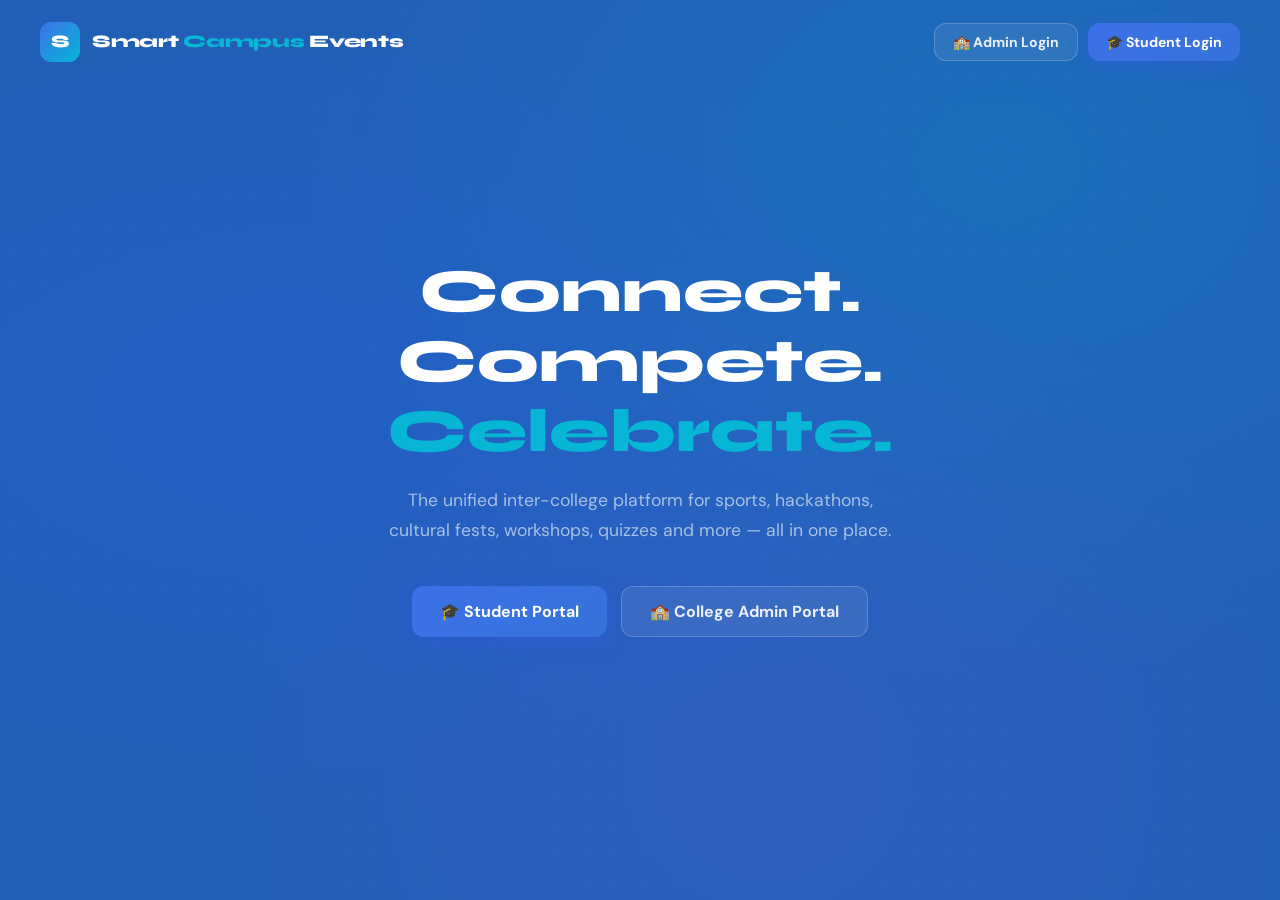
<file: frontend/pages/index.html>
<!DOCTYPE html>
<html lang="en">
<head>
  <meta charset="UTF-8"/>
  <link rel="icon" type="image/svg+xml" href="../assets/favicon.svg"/>
  <meta name="viewport" content="width=device-width, initial-scale=1.0"/>
  <title>Smart Campus Events — Home</title>
  <link rel="stylesheet" href="../css/style.css"/>
  <style>
    /* ─── Landing specific ─────────────────── */
    body { background: var(--navy); }

    .landing-page {
      min-height: 100vh;
      background: var(--navy);
      position: relative;
      overflow: hidden;
      display: flex;
      flex-direction: column;
    }

    .landing-bg {
      position: absolute; inset: 0;
      background:
        radial-gradient(ellipse at 25% 45%, rgba(37,99,235,0.28) 0%, transparent 55%),
        radial-gradient(ellipse at 78% 18%, rgba(6,182,212,0.18) 0%, transparent 50%),
        radial-gradient(ellipse at 60% 85%, rgba(139,92,246,0.13) 0%, transparent 50%);
      pointer-events: none;
    }
    .landing-grid-bg {
      position: absolute; inset: 0;
      background-image: radial-gradient(rgba(255,255,255,0.035) 1px, transparent 1px);
      background-size: 30px 30px;
      pointer-events: none;
    }

    /* Header */
    .landing-header {
      display: flex; align-items: center; justify-content: space-between;
      padding: 22px 40px;
      position: relative; z-index: 10;
    }
    .landing-brand { display: flex; align-items: center; gap: 12px; }
    .landing-logo {
      width: 40px; height: 40px; border-radius: 11px;
      background: linear-gradient(135deg, var(--blue), var(--cyan));
      display: flex; align-items: center; justify-content: center;
      font-size: 1.1rem; font-weight: 800; color: #fff;
      font-family: var(--font-display);
    }
    .landing-brand-name {
      font-family: var(--font-display); font-weight: 800;
      font-size: 1.1rem; color: #fff; letter-spacing: -0.3px;
    }
    .landing-brand-name span { color: var(--cyan); }
    .landing-header-actions { display: flex; gap: 10px; }

    /* Hero */
    .hero {
      flex: 1;
      display: flex; flex-direction: column;
      align-items: center; justify-content: center;
      text-align: center;
      padding: 60px 24px 80px;
      position: relative; z-index: 1;
    }
    .hero-label {
      display: inline-flex; align-items: center; gap: 8px;
      background: rgba(37,99,235,0.2);
      border: 1px solid rgba(37,99,235,0.4);
      color: var(--blue-light);
      font-size: 0.8rem; font-weight: 600;
      padding: 6px 14px; border-radius: 20px;
      margin-bottom: 24px;
      animation: fadeInUp 0.4s ease;
    }
    .hero-label span { color: var(--cyan); }

    .hero h1 {
      font-size: clamp(2.2rem, 6vw, 3.8rem);
      color: #fff;
      font-family: var(--font-display);
      font-weight: 800;
      line-height: 1.15;
      max-width: 750px;
      margin-bottom: 20px;
      animation: fadeInUp 0.45s ease 0.05s both;
    }
    .hero h1 .highlight { color: var(--cyan); }
    .hero h1 .highlight2 { color: var(--gold); }

    .hero-subtitle {
      color: rgba(255,255,255,0.6);
      font-size: clamp(1rem, 2vw, 1.1rem);
      max-width: 520px;
      line-height: 1.7;
      margin-bottom: 40px;
      animation: fadeInUp 0.45s ease 0.1s both;
    }

    .hero-actions {
      display: flex; gap: 14px; flex-wrap: wrap; justify-content: center;
      margin-bottom: 70px;
      animation: fadeInUp 0.45s ease 0.15s both;
    }
    .btn-portal {
      padding: 14px 28px;
      border-radius: var(--radius);
      font-size: 1rem; font-weight: 700;
      cursor: pointer; transition: var(--transition);
      border: none; font-family: var(--font-body);
      display: inline-flex; align-items: center; gap: 9px;
    }
    .btn-student-portal {
      background: linear-gradient(135deg, var(--blue), var(--blue-light));
      color: #fff;
      box-shadow: 0 6px 20px rgba(53, 90, 236, 0.4);
    }
    .btn-student-portal:hover { transform: translateY(-2px); box-shadow: 0 10px 28px rgba(22, 95, 250, 0.5); }
    .btn-admin-portal {
      background: rgba(255,255,255,0.08);
      color: rgba(255,255,255,0.9);
      border: 1.5px solid rgba(255,255,255,0.2);
    }
    .btn-admin-portal:hover { background: rgba(255,255,255,0.15); transform: translateY(-2px); }

    /* Stats row */
    .hero-stats {
      display: flex; gap: 40px; flex-wrap: wrap; justify-content: center;
      animation: fadeInUp 0.45s ease 0.2s both;
    }
    .hero-stat { text-align: center; }
    .hero-stat-val {
      font-family: var(--font-display); font-size: 2rem; font-weight: 800;
      color: #fff; line-height: 1;
    }
    .hero-stat-lbl { font-size: 0.78rem; color: rgba(255,255,255,0.45); margin-top: 4px; font-weight: 500; }

    /* Features */
    .features {
      position: relative; z-index: 1;
      padding: 0 24px 60px;
    }
    .features-grid {
      display: grid;
      grid-template-columns: repeat(auto-fit, minmax(260px, 1fr));
      gap: 16px;
      max-width: 1100px;
      margin: 0 auto;
    }
    .feature-card {
      background: rgba(255,255,255,0.05);
      border: 1px solid rgba(255,255,255,0.1);
      border-radius: var(--radius-lg);
      padding: 24px;
      transition: var(--transition);
    }
    .feature-card:hover { background: rgba(255,255,255,0.08); transform: translateY(-2px); }
    .feature-icon {
      width: 44px; height: 44px;
      border-radius: var(--radius);
      display: flex; align-items: center; justify-content: center;
      font-size: 1.3rem;
      margin-bottom: 14px;
    }
    .feature-title { font-size: 0.95rem; font-weight: 700; color: #fff; margin-bottom: 6px; }
    .feature-desc  { font-size: 0.82rem; color: rgba(255,255,255,0.5); line-height: 1.6; }

    /* Categories strip */
    .cat-strip {
      position: relative; z-index: 1;
      padding: 0 24px 70px;
      text-align: center;
    }
    .cat-strip-title {
      font-family: var(--font-display); font-size: 1.1rem; font-weight: 700;
      color: rgba(255,255,255,0.4); margin-bottom: 20px; letter-spacing: 2px;
      text-transform: uppercase;
    }
    .cat-chips { display: flex; gap: 10px; flex-wrap: wrap; justify-content: center; }
    .cat-chip {
      display: flex; align-items: center; gap: 7px;
      background: rgba(255,255,255,0.07);
      border: 1px solid rgba(255,255,255,0.12);
      color: rgba(255,255,255,0.8);
      padding: 8px 16px; border-radius: 20px;
      font-size: 0.875rem; font-weight: 600;
    }

    /* Responsive */
    @media (max-width: 600px) {
      .landing-header { padding: 16px 20px; }
      .hero { padding: 40px 16px 60px; }
    }
  </style>
</head>
<body>
<div class="landing-page">
  <div class="landing-bg"></div>
  <div class="landing-grid-bg"></div>

  <!-- Header -->
  <header class="landing-header">
    <div class="landing-brand">
      <div class="landing-logo">S</div>
      <div class="landing-brand-name">Smart <span>Campus</span> Events</div>
    </div>
    <div class="landing-header-actions">
      <button class="btn-portal btn-admin-portal" style="padding:9px 18px;font-size:0.875rem;" onclick="goAdmin()">🏫 Admin Login</button>
      <button class="btn-portal btn-student-portal" style="padding:9px 18px;font-size:0.875rem;" onclick="goStudent()">🎓 Student Login</button>
    </div>
  </header>

  <!-- Hero -->
  <section class="hero">
    <h1>Connect. Compete.<br/> <span class="highlight">Celebrate.</span></h1>
    <p class="hero-subtitle">
      The unified inter-college platform for sports, hackathons, cultural fests, workshops, quizzes and more — all in one place.
    </p>
    <div class="hero-actions">
      <button class="btn-portal btn-student-portal" onclick="goStudent()">🎓 Student Portal</button>
      <button class="btn-portal btn-admin-portal" onclick="goAdmin()">🏫 College Admin Portal</button>
    </div>
  </section>

</div>

<script>
  // Redirect if already logged in
  const role = localStorage.getItem('sce_role');
  if (role === 'STUDENT') location.href = 'student-dashboard.html';
  else if (role === 'ADMIN') location.href = 'admin-dashboard.html';

  function goStudent() { window.location.href = 'student-login.html'; }
  function goAdmin()   { window.location.href = 'admin-login.html'; }
</script>
</body>
</html>
</file>
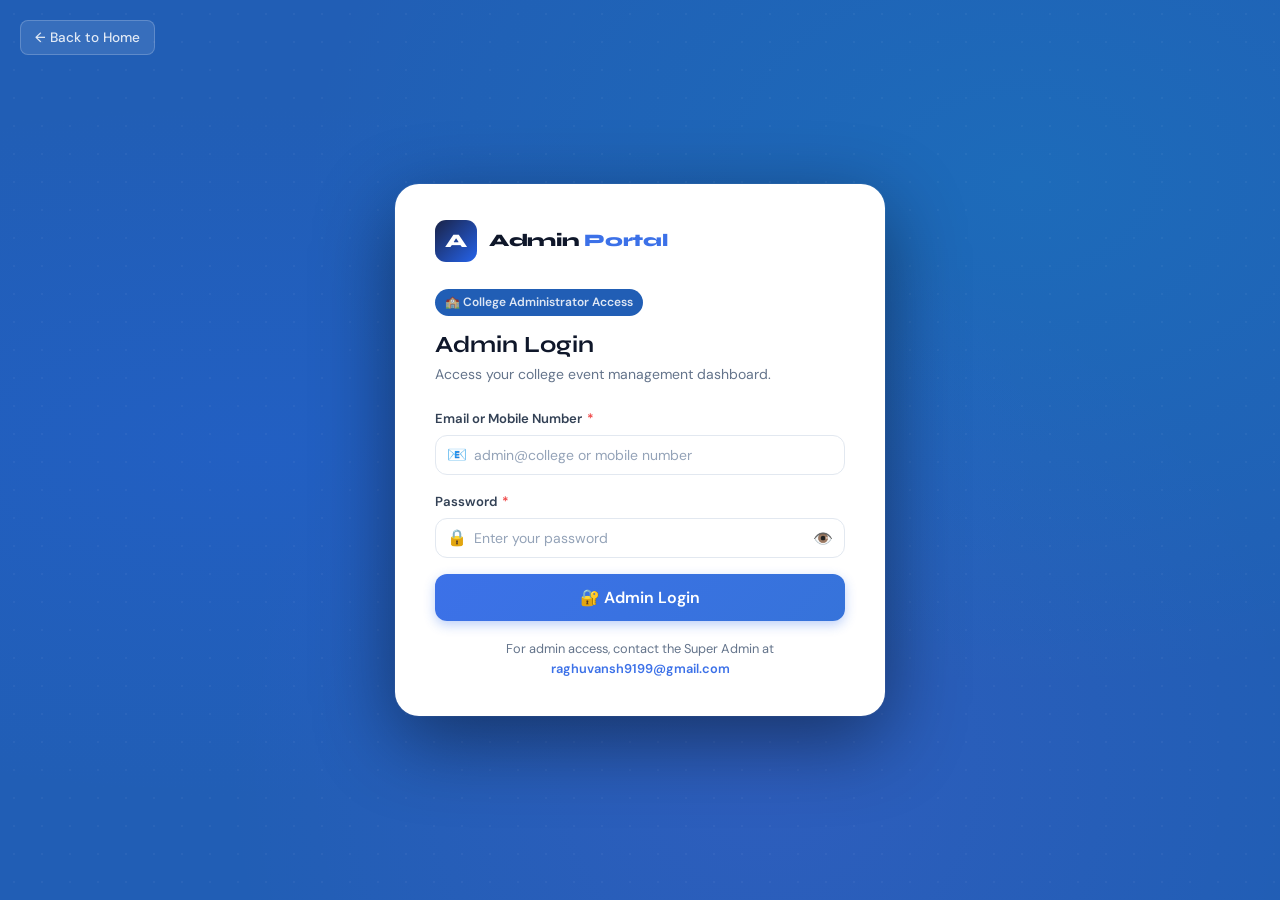
<file: frontend/pages/admin-dashboard.html>
<!DOCTYPE html>
<html lang="en">
<head>
  <meta charset="UTF-8"/>
  <link rel="icon" type="image/svg+xml" href="../assets/favicon.svg"/>
  <meta name="viewport" content="width=device-width, initial-scale=1.0"/>
  <title>Admin Dashboard — Smart Campus Events</title>
  <link rel="stylesheet" href="../css/style.css"/>
  <link rel="stylesheet" href="../css/dashboard.css"/>
</head>
<body>

<div class="app-shell">

  <!-- NAVBAR -->
  <nav class="navbar">
    <div class="navbar-left">
      <div class="navbar-brand">
        <div class="navbar-logo" style="background:linear-gradient(135deg,#1a2347,#2563eb);">A</div>
        <div class="navbar-app-name">Admin <span>Portal</span></div>
      </div>
    </div>
    <div class="navbar-right">
      <div class="navbar-user">
        <span class="navbar-user-name" id="navUserName"></span>
        <div class="navbar-avatar" id="navAvatar"></div>
      </div>
      <button class="navbar-logout" onclick="doLogout()">🚪 Logout</button>
    </div>
  </nav>

  <div class="app-body">
    <!-- SIDEBAR -->
    <aside class="sidebar">
      <div class="sidebar-section">Admin Panel</div>
      <a class="sidebar-item active" id="nav-home"    onclick="showPage('home')">    <span class="sidebar-icon">📊</span><span class="sidebar-label">Dashboard</span></a>
      <a class="sidebar-item"        id="nav-events"  onclick="showPage('events')">  <span class="sidebar-icon">📅</span><span class="sidebar-label">Manage Events</span></a>
      <a class="sidebar-item"        id="nav-regs"    onclick="showPage('regs')">    <span class="sidebar-icon">👥</span><span class="sidebar-label">Registrations</span><span class="sidebar-badge" id="pendingBadge" style="display:none;"></span></a>
      <a class="sidebar-item"        id="nav-analytics" onclick="showPage('analytics')"><span class="sidebar-icon">⭐</span><span class="sidebar-label">Feedback & Analytics</span></a>
      <a class="sidebar-item"        id="nav-students" onclick="showPage('students')"><span class="sidebar-icon">🎓</span><span class="sidebar-label">All Students</span></a>
      <a class="sidebar-item"        id="nav-profile" onclick="showPage('profile')"> <span class="sidebar-icon">👤</span><span class="sidebar-label">Admin Profile</span></a>
    </aside>

    <!-- MAIN -->
    <main class="main-content">

      <!-- ════════ HOME ════════ -->
      <section id="page-home" class="anim-fadeInUp">
        <div class="page-header">
          <h2 class="page-title" id="homeTitle">Welcome!</h2>
          <p class="page-subtitle" id="homeSubtitle"></p>
        </div>
        <div class="stat-grid" id="adminStats"></div>
        <div style="display:grid;grid-template-columns:1fr 1fr;gap:20px;" id="homeGrids">
          <div class="card">
            <div class="card-header"><span class="card-title">📅 Recent Events</span><button class="btn btn-sm btn-outline" onclick="showPage('events')">View All</button></div>
            <div id="recentEventsList"></div>
          </div>
          <div class="card">
            <div class="card-header"><span class="card-title">👥 Recent Registrations</span><button class="btn btn-sm btn-outline" onclick="showPage('regs')">View All</button></div>
            <div id="recentRegsList"></div>
          </div>
        </div>
      </section>

      <!-- ════════ MANAGE EVENTS ════════ -->
      <section id="page-events" style="display:none;" class="anim-fadeInUp">
        <div class="page-header-row">
          <div><h2 class="page-title">Manage Events</h2><p class="page-subtitle">Create and manage your college events</p></div>
          <button class="btn btn-primary" onclick="openEventForm(null)">+ Create Event</button>
        </div>
        <div class="filter-bar">
          <div class="search-wrap"><span class="search-icon">🔍</span><input id="evMgSearch" class="form-control" placeholder="Search events..." oninput="renderMgEvents()"/></div>
        </div>
        <div class="table-wrap">
          <table>
            <thead><tr><th>Event</th><th>Category</th><th>Date</th><th>Slots</th><th>Fee</th><th>Status</th><th>Actions</th></tr></thead>
            <tbody id="eventsTableBody"></tbody>
          </table>
        </div>
      </section>

      <!-- ════════ REGISTRATIONS ════════ -->
      <section id="page-regs" style="display:none;" class="anim-fadeInUp">
        <div class="page-header"><h2 class="page-title">Manage Registrations</h2><p class="page-subtitle">Approve or reject student registrations</p></div>
        <div class="tabs">
          <button class="tab active" onclick="filterAdminRegs('ALL',this)">All</button>
          <button class="tab" onclick="filterAdminRegs('PENDING',this)">⏳ Pending</button>
          <button class="tab" onclick="filterAdminRegs('APPROVED',this)">✅ Approved</button>
          <button class="tab" onclick="filterAdminRegs('REJECTED',this)">❌ Rejected</button>
        </div>
        <div class="table-wrap">
          <table>
            <thead><tr><th>Student</th><th>Enrollment / Roll</th><th>Event</th><th>Registered</th><th>Payment</th><th>Status</th><th>Actions</th></tr></thead>
            <tbody id="regsTableBody"></tbody>
          </table>
        </div>
      </section>

      <!-- ════════ FEEDBACK & ANALYTICS ════════ -->
      <section id="page-analytics" style="display:none;" class="anim-fadeInUp">
        <div class="page-header"><h2 class="page-title">Feedback & Analytics</h2><p class="page-subtitle">Review student feedback and event ratings</p></div>
        <div class="stat-grid" id="analyticsStats" style="grid-template-columns:repeat(3,1fr);"></div>
        <div id="analyticsFeedbackList"></div>
      </section>

      <!-- ════════ ALL STUDENTS ════════ -->
      <section id="page-students" style="display:none;" class="anim-fadeInUp">
        <div class="page-header"><h2 class="page-title" id="studentsTitle">All Students</h2><p class="page-subtitle">Complete list of registered students</p></div>
        <div class="filter-bar">
          <div class="search-wrap"><span class="search-icon">🔍</span><input id="stuSearch" class="form-control" placeholder="Search by name, email, enrollment..." oninput="renderStudentsTable()"/></div>
        </div>
        <div class="table-wrap">
          <table>
            <thead><tr><th>Student</th><th>Enrollment / Roll</th><th>Course & Branch</th><th>Mobile</th><th>College</th><th>Sem / Year</th></tr></thead>
            <tbody id="studentsTableBody"></tbody>
          </table>
        </div>
      </section>

      <!-- ════════ ADMIN PROFILE ════════ -->
      <section id="page-profile" style="display:none;" class="anim-fadeInUp">
        <div class="profile-hero">
          <div class="profile-avatar" id="profileAvatar"></div>
          <div class="profile-hero-info">
            <h2 id="profileName"></h2>
            <p id="profileEmail"></p>
            <div class="profile-tags" id="profileTags"></div>
          </div>
          <div class="profile-hero-actions">
            <button class="btn btn-sm" style="background:rgba(255,255,255,0.15);color:#fff;border:1px solid rgba(255,255,255,0.25);" onclick="toggleProfileEdit()">✏️ Edit Profile</button>
          </div>
        </div>

        <!-- View -->
        <div class="card" id="profileViewCard">
          <div class="card-header"><span class="card-title">👤 Admin Details</span></div>
          <div class="card-body"><div class="detail-grid" id="profileDetailGrid"></div></div>
        </div>

        <!-- Edit -->
        <div class="card" id="profileEditCard" style="display:none;">
          <div class="card-header"><span class="card-title">✏️ Edit Profile</span><button class="btn btn-sm btn-secondary" onclick="toggleProfileEdit()">Cancel</button></div>
          <div class="card-body">
            <div class="form-group"><label class="form-label">Full Name <span class="req">*</span></label><input id="apName" class="form-control"/><span class="form-error" id="apName-err" style="display:none;"></span></div>
            <div class="grid-2">
              <div class="form-group"><label class="form-label">Contact Number <span class="req">*</span></label><input id="apContact" class="form-control" maxlength="10" oninput="this.value=this.value.replace(/\D/g,'')"/><span class="form-error" id="apContact-err" style="display:none;"></span></div>
              <div class="form-group"><label class="form-label">Email <span class="req">*</span></label><input id="apEmail" class="form-control" type="email"/><span class="form-error" id="apEmail-err" style="display:none;"></span></div>
            </div>
            <button id="saveAdminProfileBtn" class="btn btn-primary" onclick="saveAdminProfile()">💾 Save Changes</button>
          </div>
        </div>

        <!-- Password -->
        <div class="card" style="margin-top:16px;">
          <div class="card-header"><span class="card-title">🔒 Change Password</span></div>
          <div class="card-body" style="max-width:420px;">
            <div id="apwAlert" style="display:none;"></div>
            <div class="form-group"><label class="form-label">Current Password</label><input id="apwCurrent" class="form-control" type="password"/></div>
            <div class="grid-2">
              <div class="form-group"><label class="form-label">New Password</label><input id="apwNew" class="form-control" type="password"/></div>
              <div class="form-group"><label class="form-label">Confirm Password</label><input id="apwConfirm" class="form-control" type="password"/></div>
            </div>
            <button id="adminPwBtn" class="btn btn-primary" onclick="changeAdminPw()">🔒 Update Password</button>
          </div>
        </div>
      </section>

    </main>
  </div>
</div>

<!-- ════════ MODAL: EVENT FORM ════════ -->
<div class="modal-overlay" id="eventFormModal" style="display:none;" onclick="if(event.target===this)Modal.close('eventFormModal')">
  <div class="modal modal-lg">
    <div class="modal-header">
      <h3 class="modal-title" id="eventFormTitle">+ Create Event</h3>
      <button class="modal-close" onclick="Modal.close('eventFormModal')">✕</button>
    </div>
    <div class="modal-body">
      <div class="form-group"><label class="form-label">Event Title <span class="req">*</span></label><input id="efTitle" class="form-control" placeholder=" Event Title... "/><span class="form-error" id="efTitle-err" style="display:none;"></span></div>
      <div class="form-group"><label class="form-label">Description <span class="req">*</span></label><textarea id="efDesc" class="form-control" rows="3" placeholder="Describe the event..."></textarea><span class="form-error" id="efDesc-err" style="display:none;"></span></div>
      <div class="grid-2">
        <div class="form-group"><label class="form-label">Category</label>
          <select id="efCat" class="form-control">
            <option value="HACKATHON">💻 Hackathon</option><option value="SPORTS">⚽ Sports</option>
            <option value="CULTURAL">🎭 Cultural</option><option value="WORKSHOP">🔧 Workshop</option>
            <option value="SEMINAR">📚 Seminar</option><option value="QUIZ">🧠 Quiz</option>
          </select>
        </div>
        <div class="form-group"><label class="form-label">Location <span class="req">*</span></label><input id="efLoc" class="form-control" placeholder="Venue name"/><span class="form-error" id="efLoc-err" style="display:none;"></span></div>
      </div>
      <div class="grid-2">
        <div class="form-group"><label class="form-label">Start Date <span class="req">*</span></label><input id="efStart" class="form-control" type="date"/><span class="form-error" id="efStart-err" style="display:none;"></span></div>
        <div class="form-group"><label class="form-label">End Date <span class="req">*</span></label><input id="efEnd" class="form-control" type="date"/><span class="form-error" id="efEnd-err" style="display:none;"></span></div>
      </div>
      <div class="grid-2">
        <div class="form-group"><label class="form-label">Registration Fee (₹)</label><input id="efFee" class="form-control" type="number" min="0" value="0" placeholder="0 = Free"/><div class="form-hint">Enter 0 for free event</div></div>
        <div class="form-group"><label class="form-label">Total Slots</label><input id="efSlots" class="form-control" type="number" min="1" value="100"/></div>
      </div>
      <div class="form-group"><label class="form-label">Status</label>
        <select id="efStatus" class="form-control"><option value="ACTIVE">Active</option><option value="DRAFT">Draft</option><option value="CANCELLED">Cancelled</option></select>
      </div>
    </div>
    <div class="modal-footer">
      <button class="btn btn-secondary" onclick="Modal.close('eventFormModal')">Cancel</button>
      <button id="saveEventBtn" class="btn btn-primary" onclick="saveEvent()">💾 Save Event</button>
    </div>
  </div>
</div>

<!-- Delete confirm -->
<div class="modal-overlay" id="deleteConfirmModal" style="display:none;">
  <div class="modal" style="max-width:380px;">
    <div class="modal-header"><h3 class="modal-title">🗑️ Delete Event</h3><button class="modal-close" onclick="Modal.close('deleteConfirmModal')">✕</button></div>
    <div class="modal-body">
      <p style="color:var(--text-muted);margin-bottom:6px;">Are you sure you want to delete this event?</p>
      <p style="font-weight:600;" id="deleteEventName"></p>
      <p style="font-size:0.8rem;color:var(--red);margin-top:8px;">This action cannot be undone.</p>
    </div>
    <div class="modal-footer">
      <button class="btn btn-secondary" onclick="Modal.close('deleteConfirmModal')">Cancel</button>
      <button id="confirmDeleteBtn" class="btn btn-danger" onclick="confirmDelete()">🗑️ Delete</button>
    </div>
  </div>
</div>

<script src="../js/utils.js"></script>
<script src="../js/api.js"></script>
<script src="../js/admin.js"></script>
</body>
</html>
</file>
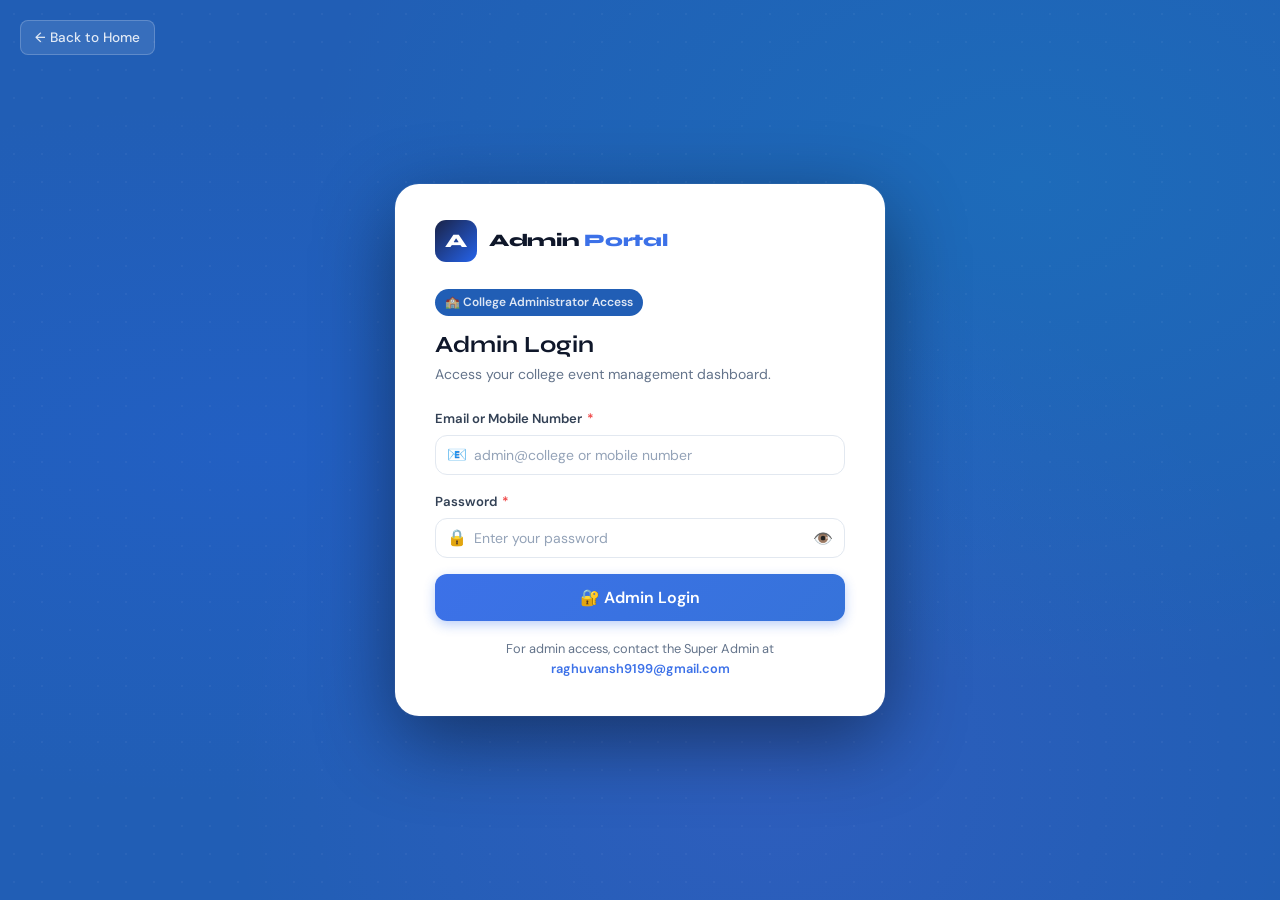
<file: frontend/pages/admin-login.html>
<!DOCTYPE html>
<html lang="en">
<head>
  <meta charset="UTF-8"/>
  <link rel="icon" type="image/svg+xml" href="../assets/favicon.svg"/>
  <meta name="viewport" content="width=device-width, initial-scale=1.0"/>
  <title>Admin Login — Smart Campus Events</title>
  <link rel="stylesheet" href="../css/style.css"/>
  <link rel="stylesheet" href="../css/auth.css"/>
</head>
<body>
<div class="auth-page">
  <div class="auth-bg-layer"></div>
  <div class="auth-bg-dots"></div>

  <button class="auth-back-btn" onclick="location.href='index.html'">← Back to Home</button>

  <div class="auth-card">
    <!-- Brand -->
    <div class="auth-brand">
      <div class="auth-brand-icon" style="background:linear-gradient(135deg,#1a2347,#2563eb);">A</div>
      <div class="auth-brand-name">Admin <span>Portal</span></div>
    </div>

    <!-- Role pill -->
    <div class="role-indicator">🏫 College Administrator Access</div>



    <!-- Alert -->
    <div id="alertBox" style="display:none;"></div>

    <h2 class="auth-heading">Admin Login</h2>
    <p class="auth-subtext">Access your college event management dashboard.</p>

    <div class="form-group">
      <label class="form-label">Email or Mobile Number <span class="req">*</span></label>
      <div class="input-group">
        <span class="input-group-icon">📧</span>
        <input id="adminId" class="form-control"
               placeholder="admin@college or mobile number"
               oninput="Form.clearError('adminId')"/>
      </div>
      <span class="form-error" id="adminId-err" style="display:none;"></span>
    </div>

    <div class="form-group">
      <label class="form-label">Password <span class="req">*</span></label>
      <div class="input-group">
        <span class="input-group-icon">🔒</span>
        <input id="adminPw" class="form-control" type="password"
               placeholder="Enter your password"
               oninput="Form.clearError('adminPw')"
               onkeydown="if(event.key==='Enter') doLogin()"/>
        <button class="toggle-pw" onclick="togglePw()">👁️</button>
      </div>
      <span class="form-error" id="adminPw-err" style="display:none;"></span>
    </div>

    <button id="loginBtn" class="btn btn-primary btn-block btn-lg" onclick="doLogin()">
      🔐 Admin Login
    </button>

    <div class="auth-footer" style="margin-top:18px;font-size:0.8rem;color:var(--text-muted);">
      For admin access, contact the Super Admin at<br/>
      <a href="mailto:raghuvansh9199@gmail.com" style="color:var(--blue);">raghuvansh9199@gmail.com</a>
    </div>
  </div>
</div>

<script src="../js/utils.js"></script>
<script src="../js/api.js"></script>
<script>
  // Redirect if already logged in
  if (Session.isLoggedIn() && Session.getRole() === 'ADMIN') location.href = 'admin-dashboard.html';

  function showAlert(msg, type = 'error') {
    const icons = { error: '⚠️', success: '✅', info: 'ℹ️' };
    const el = document.getElementById('alertBox');
    el.className = `alert alert-${type}`;
    el.innerHTML = `<span class="alert-icon">${icons[type]}</span><span>${msg}</span>`;
    el.style.display = 'flex';
  }

  function togglePw() {
    const inp = document.getElementById('adminPw');
    const btn = document.querySelector('.toggle-pw');
    if (inp.type === 'password') { inp.type = 'text'; btn.textContent = '🙈'; }
    else { inp.type = 'password'; btn.textContent = '👁️'; }
  }

  async function doLogin() {
    const identifier = Form.getVal('adminId');
    const password   = Form.getVal('adminPw');
    let ok = true;

    if (!identifier) { Form.showError('adminId', 'Email or mobile is required'); ok = false; }
    if (!password)   { Form.showError('adminPw', 'Password is required'); ok = false; }
    if (!ok) return;

    Form.setLoading('loginBtn', true, '🔐 Admin Login');
    document.getElementById('alertBox').style.display = 'none';

    try {
      const res = await AuthAPI.adminLogin(identifier, password);
      Session.save(res.user, res.token, 'ADMIN');
      Toast.success(`Welcome, ${res.user.name}! 🏫`);
      setTimeout(() => location.href = 'admin-dashboard.html', 600);
    } catch (err) {
      showAlert(err.message || 'Invalid admin credentials.');
      Form.setLoading('loginBtn', false, '🔐 Admin Login');
    }
  }
</script>
</body>
</html>
</file>
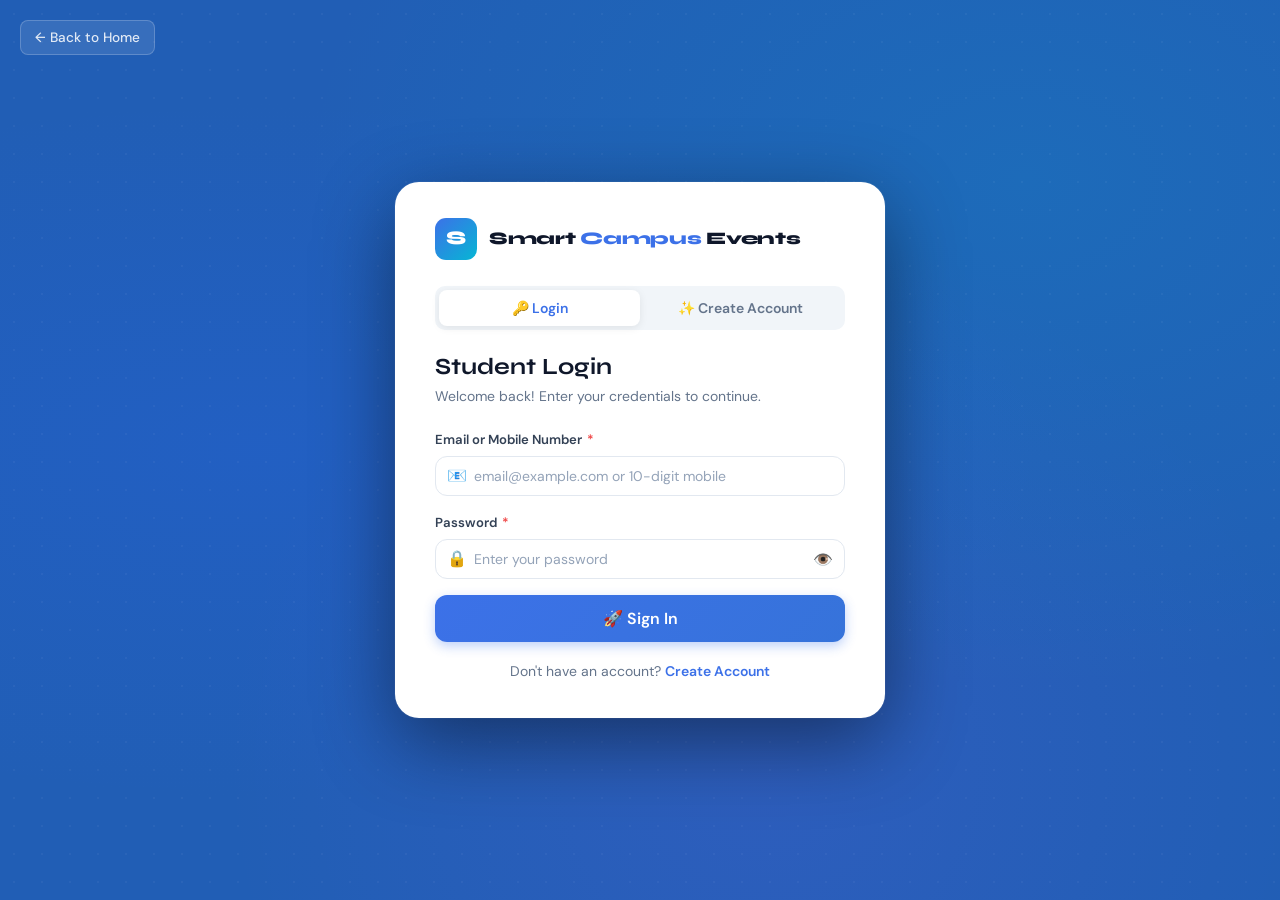
<file: frontend/pages/student-dashboard.html>
<!DOCTYPE html>
<html lang="en">
<head>
  <meta charset="UTF-8"/>
  <link rel="icon" type="image/svg+xml" href="../assets/favicon.svg"/>
  <meta name="viewport" content="width=device-width, initial-scale=1.0"/>
  <title>Student Dashboard — Smart Campus Events</title>
  <link rel="stylesheet" href="../css/style.css"/>
  <link rel="stylesheet" href="../css/dashboard.css"/>
</head>
<body>

<!-- ════════════════════════ APP SHELL ════════════════════════ -->
<div class="app-shell">

  <!-- NAVBAR -->
  <nav class="navbar">
    <div class="navbar-left">
      <div class="navbar-brand">
        <div class="navbar-logo">S</div>
        <div class="navbar-app-name">Smart <span>Campus</span></div>
      </div>
    </div>
    <div class="navbar-right">
      <div class="navbar-user">
        <span class="navbar-user-name" id="navUserName"></span>
        <div class="navbar-avatar" id="navAvatar"></div>
      </div>
      <button class="navbar-logout" onclick="doLogout()">🚪 Logout</button>
    </div>
  </nav>

  <div class="app-body">
    <!-- SIDEBAR -->
    <aside class="sidebar">
      <div class="sidebar-section">Student Menu</div>
      <a class="sidebar-item active" id="nav-home"         onclick="showPage('home')">         <span class="sidebar-icon">🏠</span><span class="sidebar-label">Dashboard</span></a>
      <a class="sidebar-item"       id="nav-events"        onclick="showPage('events')">        <span class="sidebar-icon">📅</span><span class="sidebar-label">Browse Events</span></a>
      <a class="sidebar-item"       id="nav-myregs"        onclick="showPage('myregs')">        <span class="sidebar-icon">🎟️</span><span class="sidebar-label">My Registrations</span><span class="sidebar-badge" id="regBadge" style="display:none;"></span></a>
      <a class="sidebar-item"       id="nav-feedback"      onclick="showPage('feedback')">      <span class="sidebar-icon">⭐</span><span class="sidebar-label">My Feedback</span></a>
      <a class="sidebar-item"       id="nav-profile"       onclick="showPage('profile')">       <span class="sidebar-icon">👤</span><span class="sidebar-label">My Profile</span></a>
    </aside>

    <!-- MAIN CONTENT -->
    <main class="main-content">

      <!-- ════════ PAGE: HOME ════════ -->
      <section id="page-home" class="anim-fadeInUp">
        <div class="welcome-banner">
          <div class="welcome-banner-inner">
            <div class="welcome-greeting">Good day! 👋</div>
            <div class="welcome-name" id="wName">Loading...</div>
            <div class="welcome-info" id="wInfo"></div>
            <div class="welcome-quick-stats">
              <div class="welcome-stat"><div class="welcome-stat-val" id="wConfirmed">0</div><div class="welcome-stat-lbl">Confirmed</div></div>
              <div class="welcome-stat"><div class="welcome-stat-val" id="wPending">0</div><div class="welcome-stat-lbl">Pending</div></div>
              <div class="welcome-stat"><div class="welcome-stat-val" id="wUpcoming">0</div><div class="welcome-stat-lbl">Upcoming Events</div></div>
            </div>
          </div>
        </div>
        <h3 style="font-size:1.1rem;margin-bottom:16px;">🔥 Trending Events</h3>
        <div class="event-grid" id="homeEventGrid"></div>
      </section>

      <!-- ════════ PAGE: BROWSE EVENTS ════════ -->
      <section id="page-events" style="display:none;" class="anim-fadeInUp">
        <div class="page-header">
          <h2 class="page-title">Browse Events</h2>
          <p class="page-subtitle">Discover and register for inter-college events</p>
        </div>
        <div class="filter-bar">
          <div class="search-wrap">
            <span class="search-icon">🔍</span>
            <input id="evSearch" class="form-control" placeholder="Search events or colleges..." oninput="filterEvents()"/>
          </div>
          <div class="cat-filters" id="catFilters"></div>
        </div>
        <div class="event-grid" id="allEventGrid"></div>
      </section>

      <!-- ════════ PAGE: MY REGISTRATIONS ════════ -->
      <section id="page-myregs" style="display:none;" class="anim-fadeInUp">
        <div class="page-header">
          <h2 class="page-title">My Registrations</h2>
          <p class="page-subtitle">Track all your event registrations</p>
        </div>
        <div class="tabs">
          <button class="tab active" onclick="filterRegs('ALL', this)">All</button>
          <button class="tab" onclick="filterRegs('PENDING', this)">⏳ Pending</button>
          <button class="tab" onclick="filterRegs('APPROVED', this)">✅ Approved</button>
          <button class="tab" onclick="filterRegs('REJECTED', this)">❌ Rejected</button>
        </div>
        <div id="regList"></div>
      </section>

      <!-- ════════ PAGE: FEEDBACK ════════ -->
      <section id="page-feedback" style="display:none;" class="anim-fadeInUp">
        <div class="page-header">
          <h2 class="page-title">My Feedback</h2>
          <p class="page-subtitle">Reviews you have submitted</p>
        </div>
        <div id="feedbackList"></div>
      </section>

      <!-- ════════ PAGE: PROFILE ════════ -->
      <section id="page-profile" style="display:none;" class="anim-fadeInUp">
        <!-- Hero -->
        <div class="profile-hero">
          <div class="profile-avatar" id="profileAvatar"></div>
          <div class="profile-hero-info">
            <h2 id="profileName"></h2>
            <p id="profileEmail"></p>
            <div class="profile-tags" id="profileTags"></div>
          </div>
          <div class="profile-hero-actions">
            <button class="btn btn-sm" style="background:rgba(255,255,255,0.15);color:#fff;border:1px solid rgba(255,255,255,0.25);"
                    onclick="toggleProfileEdit()">✏️ Edit Profile</button>
          </div>
        </div>

        <!-- View Mode -->
        <div class="card" id="profileViewCard">
          <div class="card-header"><span class="card-title">👤 Student Details</span></div>
          <div class="card-body"><div class="detail-grid" id="profileDetailGrid"></div></div>
        </div>

        <!-- Edit Mode -->
        <div class="card" id="profileEditCard" style="display:none;">
          <div class="card-header">
            <span class="card-title">✏️ Edit Profile</span>
            <button class="btn btn-sm btn-secondary" onclick="toggleProfileEdit()">Cancel</button>
          </div>
          <div class="card-body">
            <div class="grid-2">
              <div class="form-group"><label class="form-label">Full Name <span class="req">*</span></label><input id="pName" class="form-control"/><span class="form-error" id="pName-err" style="display:none;"></span></div>
              <div class="form-group"><label class="form-label">Mobile No. <span class="req">*</span></label><input id="pMobile" class="form-control" maxlength="10" oninput="this.value=this.value.replace(/\D/g,'')"/><span class="form-error" id="pMobile-err" style="display:none;"></span></div>
            </div>
            <div class="grid-2">
              <div class="form-group"><label class="form-label">Email <span class="req">*</span></label><input id="pEmail" class="form-control" type="email"/><span class="form-error" id="pEmail-err" style="display:none;"></span></div>
              <div class="form-group"><label class="form-label">College</label><input id="pCollege" class="form-control"/></div>
            </div>
            <div class="grid-2">
              <div class="form-group"><label class="form-label">Enrollment No.</label><input id="pEnroll" class="form-control"/></div>
              <div class="form-group"><label class="form-label">Roll Number</label><input id="pRoll" class="form-control"/></div>
            </div>
            <div class="grid-3">
              <div class="form-group"><label class="form-label">Course</label>
                <select id="pCourse" class="form-control">
                  <option>B.Tech</option><option>B.Sc</option><option>B.Com</option><option>BBA</option><option>M.Tech</option><option>MBA</option><option>MCA</option><option>M.Sc</option>
                </select>
              </div>
              <div class="form-group"><label class="form-label">Branch</label>
                <select id="pBranch" class="form-control">
                  <option>Computer Science</option><option>Electronics</option><option>Mechanical</option><option>Civil</option><option>Chemical</option><option>Information Technology</option><option>Electrical</option><option>Biotechnology</option>
                </select>
              </div>
              <div class="form-group"><label class="form-label">Semester</label>
                <select id="pSemester" class="form-control">
                  <option>1</option><option>2</option><option>3</option><option>4</option><option>5</option><option>6</option><option>7</option><option>8</option>
                </select>
              </div>
            </div>
            <button id="saveProfileBtn" class="btn btn-primary" onclick="saveProfile()">💾 Save Changes</button>
          </div>
        </div>

        <!-- Change Password -->
        <div class="card" style="margin-top:16px;">
          <div class="card-header"><span class="card-title">🔒 Change Password</span></div>
          <div class="card-body" style="max-width:420px;">
            <div id="pwAlert" style="display:none;"></div>
            <div class="form-group"><label class="form-label">Current Password</label><input id="cpCurrent" class="form-control" type="password" placeholder="Current password"/></div>
            <div class="grid-2">
              <div class="form-group"><label class="form-label">New Password</label><input id="cpNew" class="form-control" type="password" placeholder="Min 6 characters"/></div>
              <div class="form-group"><label class="form-label">Confirm Password</label><input id="cpConfirm" class="form-control" type="password" placeholder="Repeat new password"/></div>
            </div>
            <button id="changePwBtn" class="btn btn-primary" onclick="changePassword()">🔒 Update Password</button>
          </div>
        </div>
      </section>

    </main>
  </div>
</div>

<!-- ════════ MODAL: EVENT DETAIL ════════ -->
<div class="modal-overlay" id="eventDetailModal" style="display:none;" onclick="if(event.target===this)Modal.close('eventDetailModal')">
  <div class="modal modal-lg">
    <div id="eventDetailBanner" style="height:130px;display:flex;align-items:center;justify-content:center;font-size:3.5rem;position:relative;border-radius:var(--radius-xl) var(--radius-xl) 0 0;">
      <button class="modal-close" style="position:absolute;top:14px;right:14px;" onclick="Modal.close('eventDetailModal')">✕</button>
    </div>
    <div class="modal-body" id="eventDetailBody"></div>
    <div class="modal-footer" id="eventDetailFooter"></div>
  </div>
</div>

<!-- ════════ MODAL: PAYMENT ════════ -->
<div class="modal-overlay" id="payModal" style="display:none;" onclick="if(event.target===this)Modal.close('payModal')">
  <div class="modal">
    <div class="modal-header">
      <h3 class="modal-title" id="payModalTitle">💳 Registration & Payment</h3>
      <button class="modal-close" onclick="Modal.close('payModal')">✕</button>
    </div>
    <div class="modal-body" id="payModalBody"></div>
  </div>
</div>

<!-- ════════ MODAL: FEEDBACK ════════ -->
<div class="modal-overlay" id="feedbackModal" style="display:none;" onclick="if(event.target===this)Modal.close('feedbackModal')">
  <div class="modal">
    <div class="modal-header">
      <h3 class="modal-title">⭐ Rate & Review Event</h3>
      <button class="modal-close" onclick="Modal.close('feedbackModal')">✕</button>
    </div>
    <div class="modal-body">
      <div style="text-align:center;margin-bottom:20px;">
        <div style="font-size:1.05rem;font-weight:700;margin-bottom:4px;" id="fbEventTitle"></div>
        <p style="color:var(--text-muted);font-size:0.875rem;">Share your honest experience</p>
        <div class="star-group" id="fbStars" style="justify-content:center;margin-top:14px;"></div>
        <div id="fbRatingLabel" style="margin-top:8px;font-size:0.875rem;color:var(--text-muted);height:20px;"></div>
      </div>
      <div class="form-group">
        <label class="form-label">Your Comments (optional)</label>
        <textarea id="fbComment" class="form-control" rows="4" placeholder="Tell us what you liked or disliked..."></textarea>
      </div>
      <button id="fbSubmitBtn" class="btn btn-gold btn-block btn-lg" onclick="submitFeedback()">⭐ Submit Feedback</button>
    </div>
  </div>
</div>

<!-- Razorpay Checkout SDK -->
<script src="https://checkout.razorpay.com/v1/checkout.js"></script>
<script src="../js/utils.js"></script>
<script src="../js/api.js"></script>
<script src="../js/student.js"></script>
</body>
</html>
</file>
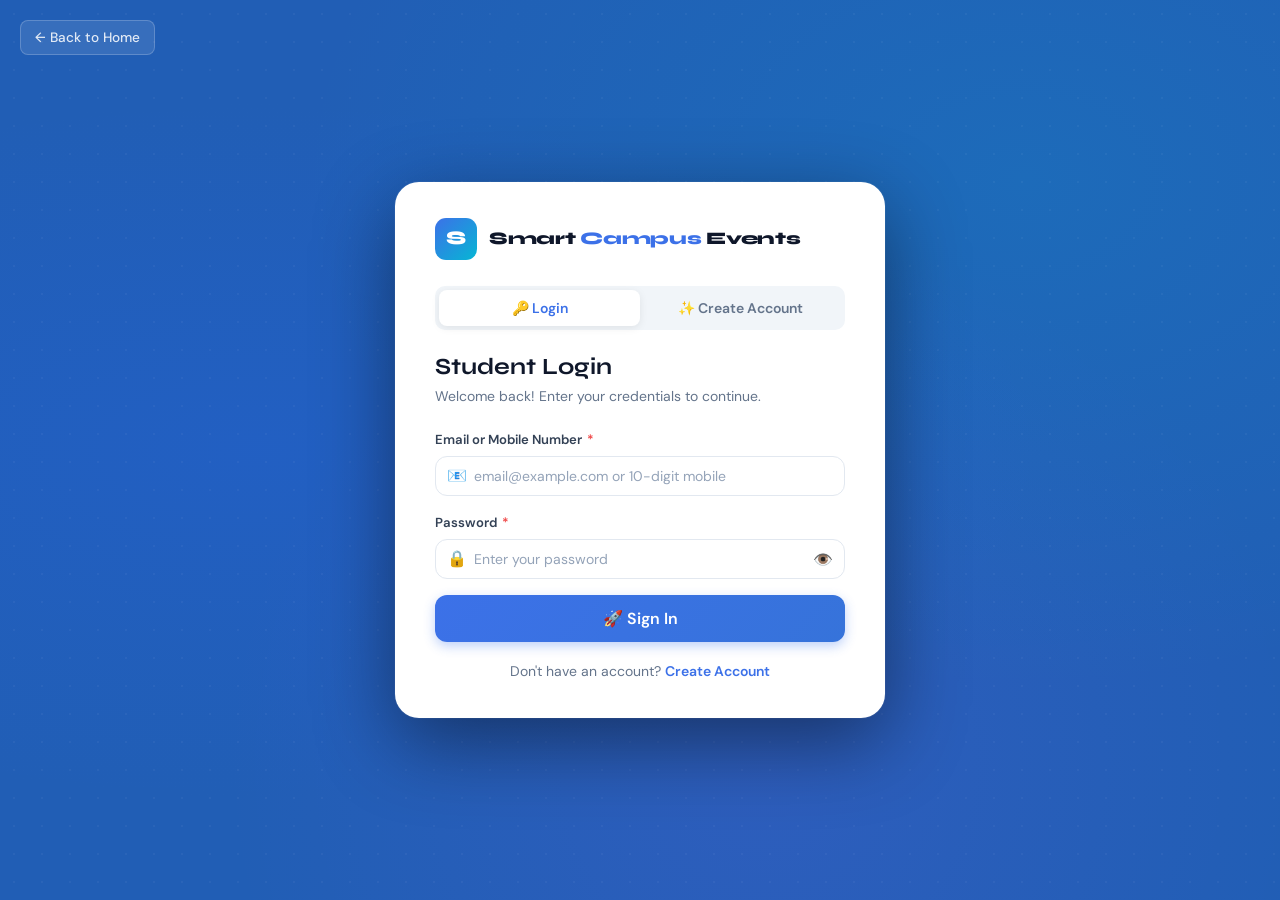
<file: frontend/pages/student-login.html>
<!DOCTYPE html>
<html lang="en">
<head>
  <meta charset="UTF-8"/>
  <link rel="icon" type="image/svg+xml" href="../assets/favicon.svg"/>
  <meta name="viewport" content="width=device-width, initial-scale=1.0"/>
  <title>Student Login — Smart Campus Events</title>
  <link rel="stylesheet" href="../css/style.css"/>
  <link rel="stylesheet" href="../css/auth.css"/>
</head>
<body>
<div class="auth-page">
  <div class="auth-bg-layer"></div>
  <div class="auth-bg-dots"></div>

  <button class="auth-back-btn" onclick="location.href='index.html'">← Back to Home</button>

  <div class="auth-card" id="authCard">
    <!-- Brand -->
    <div class="auth-brand">
      <div class="auth-brand-icon">S</div>
      <div class="auth-brand-name">Smart <span>Campus</span> Events</div>
    </div>

    <!-- Tabs -->
    <div class="auth-tabs">
      <button class="auth-tab active" id="tabLogin" onclick="switchTab('login')">🔑 Login</button>
      <button class="auth-tab" id="tabRegister" onclick="switchTab('register')">✨ Create Account</button>
    </div>

    <!-- Alert -->
    <div id="alertBox" style="display:none;"></div>

    <!-- ═══════════════════════════════
         LOGIN PANEL
         ═══════════════════════════════ -->
    <div id="loginPanel">
      <h2 class="auth-heading">Student Login</h2>
      <p class="auth-subtext">Welcome back! Enter your credentials to continue.</p>

      <div class="form-group">
        <label class="form-label">Email or Mobile Number <span class="req">*</span></label>
        <div class="input-group">
          <span class="input-group-icon">📧</span>
          <input id="loginId" class="form-control" placeholder="email@example.com or 10-digit mobile"
                 oninput="Form.clearError('loginId')"/>
        </div>
        <span class="form-error" id="loginId-err" style="display:none;"></span>
      </div>

      <div class="form-group">
        <label class="form-label">Password <span class="req">*</span></label>
        <div class="input-group">
          <span class="input-group-icon">🔒</span>
          <input id="loginPw" class="form-control" type="password" placeholder="Enter your password"
                 oninput="Form.clearError('loginPw')" onkeydown="if(event.key==='Enter') doLogin()"/>
          <button class="toggle-pw" onclick="togglePw('loginPw',this)" title="Show/Hide">👁️</button>
        </div>
        <span class="form-error" id="loginPw-err" style="display:none;"></span>
      </div>

      <button id="loginBtn" class="btn btn-primary btn-block btn-lg" onclick="doLogin()">
        🚀 Sign In
      </button>

      <div class="auth-footer">
        Don't have an account?
        <span class="link" onclick="switchTab('register')">Create Account</span>
      </div>
    </div><!-- end loginPanel -->

    <!-- ═══════════════════════════════
         REGISTER PANEL
         ═══════════════════════════════ -->
    <div id="registerPanel" style="display:none;">
      <!-- Step indicator -->
      <div class="steps" id="regSteps">
        <div class="step-item">
          <div class="step-circle active" id="sc1">1</div>
          <span class="step-label active" id="sl1">Academic Info</span>
        </div>
        <div class="step-line" id="stepLine"></div>
        <div class="step-item">
          <div class="step-circle" id="sc2">2</div>
          <span class="step-label" id="sl2">Account Setup</span>
        </div>
      </div>

      <!-- STEP 1 -->
      <div id="regStep1">
        <h2 class="auth-heading">Academic Details</h2>
        <p class="auth-subtext">Fill in your college and academic information.</p>

        <div class="form-group">
          <label class="form-label">Full Name <span class="req">*</span></label>
          <input id="rName" class="form-control" placeholder="e.g. Aarav Sharma" oninput="Form.clearError('rName')"/>
          <span class="form-error" id="rName-err" style="display:none;"></span>
        </div>

        <div class="grid-2">
          <div class="form-group">
            <label class="form-label">Enrollment No. <span class="req">*</span></label>
            <input id="rEnroll" class="form-control" placeholder="e.g. EN2021001" oninput="Form.clearError('rEnroll')"/>
            <span class="form-error" id="rEnroll-err" style="display:none;"></span>
          </div>
          <div class="form-group">
            <label class="form-label">Roll Number <span class="req">*</span></label>
            <input id="rRoll" class="form-control" placeholder="e.g. CS21001" oninput="Form.clearError('rRoll')"/>
            <span class="form-error" id="rRoll-err" style="display:none;"></span>
          </div>
        </div>

        <div class="grid-2">
          <div class="form-group">
            <label class="form-label">Course <span class="req">*</span></label>
            <select id="rCourse" class="form-control" onchange="Form.clearError('rCourse')">
              <option value="">Select Course</option>
              <option>B.Tech</option><option>B.Sc</option><option>B.Com</option>
              <option>BBA</option><option>M.Tech</option><option>MBA</option>
              <option>MCA</option><option>M.Sc</option>
            </select>
            <span class="form-error" id="rCourse-err" style="display:none;"></span>
          </div>
          <div class="form-group">
            <label class="form-label">Branch <span class="req">*</span></label>
            <select id="rBranch" class="form-control" onchange="Form.clearError('rBranch')">
              <option value="">Select Branch</option>
              <option>Computer Science</option><option>Electronics</option>
              <option>Mechanical</option><option>Civil</option><option>Chemical</option>
              <option>Information Technology</option><option>Electrical</option>
              <option>Biotechnology</option>
            </select>
            <span class="form-error" id="rBranch-err" style="display:none;"></span>
          </div>
        </div>

        <div class="grid-3">
          <div class="form-group">
            <label class="form-label">Mobile No. <span class="req">*</span></label>
            <input id="rMobile" class="form-control" placeholder="10-digit" maxlength="10"
                   oninput="this.value=this.value.replace(/\D/g,'');Form.clearError('rMobile')"/>
            <span class="form-error" id="rMobile-err" style="display:none;"></span>
          </div>
          <div class="form-group">
            <label class="form-label">Semester</label>
            <select id="rSem" class="form-control">
              <option value="1">1</option><option value="2">2</option>
              <option value="3">3</option><option value="4">4</option>
              <option value="5" selected>5</option><option value="6">6</option>
              <option value="7">7</option><option value="8">8</option>
            </select>
          </div>
          <div class="form-group">
            <label class="form-label">Year</label>
            <select id="rYear" class="form-control">
              <option value="1">1st</option><option value="2">2nd</option>
              <option value="3" selected>3rd</option><option value="4">4th</option>
            </select>
          </div>
        </div>

        <button class="btn btn-primary btn-block" onclick="goStep2()">
          Continue →
        </button>
      </div><!-- end regStep1 -->

      <!-- STEP 2 -->
      <div id="regStep2" style="display:none;">
        <h2 class="auth-heading">Account Setup</h2>
        <p class="auth-subtext">Set your login credentials and college details.</p>

        <div class="form-group">
          <label class="form-label">College Name <span class="req">*</span></label>
          <div class="input-group">
            <span class="input-group-icon">🏫</span>
            <input id="rCollege" class="form-control" placeholder="e.g. LNCT BHOPAL" oninput="Form.clearError('rCollege')"/>
          </div>
          <span class="form-error" id="rCollege-err" style="display:none;"></span>
        </div>

        <div class="form-group">
          <label class="form-label">Email Address <span class="req">*</span></label>
          <div class="input-group">
            <span class="input-group-icon">📧</span>
            <input id="rEmail" class="form-control" type="email" placeholder="your@email.com" oninput="Form.clearError('rEmail')"/>
          </div>
          <span class="form-error" id="rEmail-err" style="display:none;"></span>
        </div>

        <div class="grid-2">
          <div class="form-group">
            <label class="form-label">Password <span class="req">*</span></label>
            <div class="input-group">
              <span class="input-group-icon">🔒</span>
              <input id="rPass" class="form-control" type="password" placeholder="Min 6 characters" oninput="Form.clearError('rPass')"/>
              <button class="toggle-pw" onclick="togglePw('rPass',this)">👁️</button>
            </div>
            <span class="form-error" id="rPass-err" style="display:none;"></span>
          </div>
          <div class="form-group">
            <label class="form-label">Confirm Password <span class="req">*</span></label>
            <div class="input-group">
              <span class="input-group-icon">🔒</span>
              <input id="rConfirm" class="form-control" type="password" placeholder="Repeat password" oninput="Form.clearError('rConfirm')"/>
              <button class="toggle-pw" onclick="togglePw('rConfirm',this)">👁️</button>
            </div>
            <span class="form-error" id="rConfirm-err" style="display:none;"></span>
          </div>
        </div>

        <div style="display:flex;gap:10px;">
          <button class="btn btn-secondary" onclick="goStep1()">← Back</button>
          <button id="registerBtn" class="btn btn-primary" style="flex:1" onclick="doRegister()">
            🎉 Create Account
          </button>
        </div>
      </div><!-- end regStep2 -->
    </div><!-- end registerPanel -->

  </div><!-- end authCard -->
</div>

<script src="../js/utils.js"></script>
<script src="../js/api.js"></script>
<script>
  // Redirect if already logged in
  if (Session.isLoggedIn() && Session.getRole() === 'STUDENT') location.href = 'student-dashboard.html';

  /* ── Tab switch ─────────── */
  function switchTab(tab) {
    const isLogin = tab === 'login';
    document.getElementById('tabLogin').classList.toggle('active', isLogin);
    document.getElementById('tabRegister').classList.toggle('active', !isLogin);
    document.getElementById('loginPanel').style.display    = isLogin ? 'block' : 'none';
    document.getElementById('registerPanel').style.display = isLogin ? 'none'  : 'block';
    hideAlert();
  }

  /* ── Alert helpers ──────── */
  function showAlert(msg, type = 'error') {
    const icons = { error: '⚠️', success: '✅', info: 'ℹ️' };
    const el = document.getElementById('alertBox');
    el.className = `alert alert-${type}`;
    el.innerHTML = `<span class="alert-icon">${icons[type]}</span><span>${msg}</span>`;
    el.style.display = 'flex';
  }
  function hideAlert() { document.getElementById('alertBox').style.display = 'none'; }

  /* ── Password toggle ────── */
  function togglePw(id, btn) {
    const inp = document.getElementById(id);
    if (inp.type === 'password') { inp.type = 'text'; btn.textContent = '🙈'; }
    else { inp.type = 'password'; btn.textContent = '👁️'; }
  }

  /* ── LOGIN ──────────────── */
  async function doLogin() {
    const identifier = Form.getVal('loginId');
    const password   = Form.getVal('loginPw');
    let ok = true;

    if (!identifier) { Form.showError('loginId', 'Email or mobile is required'); ok = false; }
    if (!password)   { Form.showError('loginPw', 'Password is required'); ok = false; }
    if (!ok) return;

    Form.setLoading('loginBtn', true, '🚀 Sign In');
    hideAlert();

    try {
      const res = await AuthAPI.studentLogin(identifier, password);
      Session.save(res.user, res.token, 'STUDENT');
      Toast.success(`Welcome back, ${res.user.name}! 👋`);
      setTimeout(() => location.href = 'student-dashboard.html', 600);
    } catch (err) {
      showAlert(err.message || 'Invalid credentials. Please try again.');
      Form.setLoading('loginBtn', false, '🚀 Sign In');
    }
  }

  /* ── REGISTER STEP 1 ────── */
  function goStep2() {
    let ok = true;
    const checks = [
      ['rName',   Validate.required(Form.getVal('rName'),   'Full name')],
      ['rEnroll', Validate.required(Form.getVal('rEnroll'), 'Enrollment number')],
      ['rRoll',   Validate.required(Form.getVal('rRoll'),   'Roll number')],
      ['rCourse', Validate.required(Form.getVal('rCourse'), 'Course')],
      ['rBranch', Validate.required(Form.getVal('rBranch'), 'Branch')],
      ['rMobile', Validate.mobile(Form.getVal('rMobile'))],
    ];
    checks.forEach(([id, err]) => { if (err) { Form.showError(id, err); ok = false; } });
    if (!ok) return;

    // Update step indicators
    document.getElementById('sc1').className = 'step-circle done'; document.getElementById('sc1').textContent = '✓';
    document.getElementById('sl1').className = 'step-label done';
    document.getElementById('sc2').className = 'step-circle active';
    document.getElementById('sl2').className = 'step-label active';
    document.getElementById('stepLine').className = 'step-line done';
    document.getElementById('regStep1').style.display = 'none';
    document.getElementById('regStep2').style.display = 'block';
  }

  function goStep1() {
    document.getElementById('sc1').className = 'step-circle active'; document.getElementById('sc1').textContent = '1';
    document.getElementById('sl1').className = 'step-label active';
    document.getElementById('sc2').className = 'step-circle';
    document.getElementById('sl2').className = 'step-label';
    document.getElementById('stepLine').className = 'step-line';
    document.getElementById('regStep1').style.display = 'block';
    document.getElementById('regStep2').style.display = 'none';
  }

  /* ── REGISTER SUBMIT ────── */
  async function doRegister() {
    let ok = true;
    const pass    = Form.getVal('rPass');
    const confirm = Form.getVal('rConfirm');
    const checks = [
      ['rCollege', Validate.required(Form.getVal('rCollege'), 'College name')],
      ['rEmail',   Validate.email(Form.getVal('rEmail'))],
      ['rPass',    Validate.password(pass)],
      ['rConfirm', Validate.confirmPassword(pass, confirm)],
    ];
    checks.forEach(([id, err]) => { if (err) { Form.showError(id, err); ok = false; } });
    if (!ok) return;

    Form.setLoading('registerBtn', true, '🎉 Create Account');
    hideAlert();

    const payload = {
      name:         Form.getVal('rName'),
      enrollmentNo: Form.getVal('rEnroll'),
      rollNo:       Form.getVal('rRoll'),
      course:       Form.getVal('rCourse'),
      branch:       Form.getVal('rBranch'),
      mobile:       Form.getVal('rMobile'),
      semester:     parseInt(document.getElementById('rSem').value),
      year:         parseInt(document.getElementById('rYear').value),
      college:      Form.getVal('rCollege'),
      email:        Form.getVal('rEmail'),
      password:     pass,
    };

    try {
      await AuthAPI.studentRegister(payload);
      Toast.success('Account created successfully! 🎉 Please login.');
      setTimeout(() => switchTab('login'), 800);
    } catch (err) {
      showAlert(err.message || 'Registration failed. Please try again.');
    } finally {
      Form.setLoading('registerBtn', false, '🎉 Create Account');
    }
  }
</script>
</body>
</html>
</file>
<file: frontend/css/style.css>
/* =====================================================
   Smart Campus Events - Global Styles
   style.css
   ===================================================== */

@import url('https://fonts.googleapis.com/css2?family=Syne:wght@400;600;700;800&family=DM+Sans:ital,wght@0,300;0,400;0,500;0,600;1,400&display=swap');

/* ─── CSS Variables ───────────────────────────────── */
:root {
  --navy: #215eb5;
  --navy-light:   #111936;
  --navy-mid:     #1a2347;
  --blue: #3c71e8;
  --blue-light: #3673da;
  --blue-pale:    #dbeafe;
  --cyan:         #06b6d4;
  --cyan-pale:    #cffafe;
  --gold:         #f59e0b;
  --gold-pale:    #fef3c7;
  --green:        #10b981;
  --green-pale:   #d1fae5;
  --red:          #ef4444;
  --red-pale:     #fee2e2;
  --purple:       #8b5cf6;
  --purple-pale:  #ede9fe;

  --white:        #ffffff;
  --gray-50:      #f8fafc;
  --gray-100:     #f1f5f9;
  --gray-200:     #e2e8f0;
  --gray-300:     #cbd5e1;
  --gray-400:     #94a3b8;
  --gray-500:     #64748b;
  --gray-600:     #475569;
  --gray-700:     #334155;
  --gray-800:     #1e293b;
  --text:         #0f172a;
  --text-muted:   #64748b;
  --border:       #e2e8f0;

  --shadow-sm:    0 1px 3px rgba(0,0,0,0.06), 0 1px 2px rgba(0,0,0,0.04);
  --shadow:       0 4px 16px rgba(10,15,46,0.08);
  --shadow-lg:    0 8px 32px rgba(10,15,46,0.14);
  --shadow-xl:    0 16px 48px rgba(10,15,46,0.18);

  --radius-sm:    8px;
  --radius:       12px;
  --radius-lg:    18px;
  --radius-xl:    24px;

  --transition:   all 0.2s ease;
  --font-display: 'Syne', sans-serif;
  --font-body:    'DM Sans', sans-serif;
}

/* ─── Reset ───────────────────────────────────────── */
*, *::before, *::after { box-sizing: border-box; margin: 0; padding: 0; }
html { scroll-behavior: smooth; }
body {
  font-family: var(--font-body);
  background: var(--gray-50);
  color: var(--text);
  min-height: 100vh;
  line-height: 1.6;
  -webkit-font-smoothing: antialiased;
}
a { text-decoration: none; color: inherit; }
img { max-width: 100%; }
ul { list-style: none; }
button { cursor: pointer; font-family: var(--font-body); }
input, select, textarea { font-family: var(--font-body); }

/* ─── Scrollbar ───────────────────────────────────── */
::-webkit-scrollbar { width: 6px; height: 6px; }
::-webkit-scrollbar-track { background: var(--gray-100); }
::-webkit-scrollbar-thumb { background: var(--blue-light); border-radius: 3px; }

/* ─── Animations ──────────────────────────────────── */
@keyframes fadeInUp   { from { opacity: 0; transform: translateY(20px); } to { opacity: 1; transform: translateY(0); } }
@keyframes fadeIn     { from { opacity: 0; } to { opacity: 1; } }
@keyframes slideRight { from { opacity: 0; transform: translateX(32px); } to { opacity: 1; transform: translateX(0); } }
@keyframes spin       { to { transform: rotate(360deg); } }
@keyframes pulse      { 0%,100% { opacity: 1; } 50% { opacity: 0.5; } }

.anim-fadeInUp   { animation: fadeInUp  0.45s ease both; }
.anim-fadeIn     { animation: fadeIn    0.3s  ease both; }
.anim-slideRight { animation: slideRight 0.4s ease both; }

/* ─── Typography ──────────────────────────────────── */
h1, h2, h3, h4, h5 { font-family: var(--font-display); font-weight: 700; line-height: 1.25; }
h1 { font-size: 2rem; }
h2 { font-size: 1.5rem; }
h3 { font-size: 1.2rem; }
h4 { font-size: 1rem; }

/* ─── Layout ──────────────────────────────────────── */
.container { max-width: 1200px; margin: 0 auto; padding: 0 24px; }
.flex { display: flex; }
.flex-center { display: flex; align-items: center; justify-content: center; }
.flex-between { display: flex; align-items: center; justify-content: space-between; }
.grid-2 { display: grid; grid-template-columns: 1fr 1fr; gap: 16px; }
.grid-3 { display: grid; grid-template-columns: 1fr 1fr 1fr; gap: 16px; }
.gap-8  { gap: 8px; }
.gap-12 { gap: 12px; }
.gap-16 { gap: 16px; }
.gap-20 { gap: 20px; }
.wrap   { flex-wrap: wrap; }

/* ─── Buttons ─────────────────────────────────────── */
.btn {
  display: inline-flex;
  align-items: center;
  gap: 7px;
  padding: 10px 20px;
  border: none;
  border-radius: var(--radius);
  font-size: 0.875rem;
  font-weight: 600;
  cursor: pointer;
  transition: var(--transition);
  white-space: nowrap;
  text-decoration: none;
}
.btn:disabled { opacity: 0.6; cursor: not-allowed; transform: none !important; }

.btn-primary {
  background: linear-gradient(135deg, var(--blue), var(--blue-light));
  color: #fff;
  box-shadow: 0 4px 12px rgba(37,99,235,0.3);
}
.btn-primary:hover:not(:disabled) { transform: translateY(-1px); box-shadow: 0 6px 18px rgba(37,99,235,0.4); }

.btn-secondary {
  background: var(--gray-100);
  color: var(--gray-700);
  border: 1px solid var(--border);
}
.btn-secondary:hover:not(:disabled) { background: var(--gray-200); }

.btn-success {
  background: linear-gradient(135deg, var(--green), #059669);
  color: #fff;
  box-shadow: 0 4px 12px rgba(16,185,129,0.3);
}
.btn-success:hover:not(:disabled) { transform: translateY(-1px); }

.btn-danger {
  background: linear-gradient(135deg, var(--red), #dc2626);
  color: #fff;
}
.btn-danger:hover:not(:disabled) { transform: translateY(-1px); }

.btn-gold {
  background: linear-gradient(135deg, var(--gold), #fcd34d);
  color: #78350f;
}
.btn-outline {
  background: transparent;
  border: 1.5px solid var(--blue);
  color: var(--blue);
}
.btn-outline:hover:not(:disabled) { background: var(--blue); color: #fff; }

.btn-sm  { padding: 7px 14px; font-size: 0.8rem; border-radius: var(--radius-sm); }
.btn-lg  { padding: 13px 28px; font-size: 1rem; border-radius: var(--radius); }
.btn-block { width: 100%; justify-content: center; }

.btn-icon {
  width: 34px; height: 34px; padding: 0;
  border-radius: var(--radius-sm);
  display: inline-flex; align-items: center; justify-content: center;
  font-size: 1rem;
}

/* ─── Cards ───────────────────────────────────────── */
.card {
  background: var(--white);
  border-radius: var(--radius-lg);
  border: 1px solid var(--border);
  box-shadow: var(--shadow);
  overflow: hidden;
}
.card-header {
  padding: 18px 22px;
  border-bottom: 1px solid var(--border);
  display: flex;
  align-items: center;
  justify-content: space-between;
  background: var(--white);
}
.card-title { font-size: 1rem; font-weight: 700; color: var(--text); }
.card-body  { padding: 22px; }

/* ─── Form Elements ───────────────────────────────── */
.form-group  { margin-bottom: 16px; }
.form-label  { display: block; font-size: 0.82rem; font-weight: 600; color: var(--gray-700); margin-bottom: 6px; }
.form-label .req { color: var(--red); margin-left: 2px; }
.form-control {
  width: 100%;
  padding: 10px 14px;
  border: 1.5px solid var(--border);
  border-radius: var(--radius);
  font-size: 0.875rem;
  color: var(--text);
  background: var(--white);
  transition: border-color 0.2s, box-shadow 0.2s;
  outline: none;
}
.form-control:focus  { border-color: var(--blue); box-shadow: 0 0 0 3px rgba(37,99,235,0.1); }
.form-control.error  { border-color: var(--red);  box-shadow: 0 0 0 3px rgba(239,68,68,0.1); }
.form-control::placeholder { color: var(--gray-400); }
select.form-control  { cursor: pointer; }
textarea.form-control { resize: vertical; min-height: 80px; }
.form-error  { font-size: 0.75rem; color: var(--red); margin-top: 4px; display: flex; align-items: center; gap: 4px; }
.form-hint   { font-size: 0.75rem; color: var(--text-muted); margin-top: 4px; }

.input-group         { position: relative; }
.input-group-icon    { position: absolute; left: 12px; top: 50%; transform: translateY(-50%); color: var(--gray-400); font-size: 1rem; pointer-events: none; }
.input-group input   { padding-left: 38px; }
.input-group .toggle-pw { position: absolute; right: 12px; top: 50%; transform: translateY(-50%); background: none; border: none; cursor: pointer; color: var(--gray-400); font-size: 1rem; padding: 0; }

/* ─── Badges ──────────────────────────────────────── */
.badge {
  display: inline-flex;
  align-items: center;
  gap: 4px;
  padding: 3px 10px;
  border-radius: 20px;
  font-size: 0.72rem;
  font-weight: 700;
  letter-spacing: 0.3px;
}
.badge-blue   { background: var(--blue-pale);   color: #1d4ed8; }
.badge-green  { background: var(--green-pale);  color: #065f46; }
.badge-red    { background: var(--red-pale);    color: #991b1b; }
.badge-gold   { background: var(--gold-pale);   color: #92400e; }
.badge-purple { background: var(--purple-pale); color: #5b21b6; }
.badge-gray   { background: var(--gray-100);    color: var(--gray-600); }
.badge-cyan   { background: var(--cyan-pale);   color: #155e75; }
.badge-navy   { background: var(--navy);        color: #fff; }

/* ─── Table ───────────────────────────────────────── */
.table-wrap { overflow-x: auto; border-radius: var(--radius-lg); border: 1px solid var(--border); background: var(--white); }
table       { width: 100%; border-collapse: collapse; }
thead       { background: var(--gray-50); }
th          { padding: 11px 16px; text-align: left; font-size: 0.75rem; font-weight: 700; color: var(--gray-500); text-transform: uppercase; letter-spacing: 0.5px; border-bottom: 1px solid var(--border); white-space: nowrap; }
td          { padding: 13px 16px; font-size: 0.875rem; border-bottom: 1px solid var(--gray-100); vertical-align: middle; }
tr:last-child td { border-bottom: none; }
tbody tr:hover   { background: var(--gray-50); }
.td-name    { font-weight: 600; }
.td-sub     { font-size: 0.75rem; color: var(--text-muted); margin-top: 2px; }

/* ─── Alerts ──────────────────────────────────────── */
.alert {
  padding: 11px 15px;
  border-radius: var(--radius);
  font-size: 0.875rem;
  margin-bottom: 14px;
  display: flex;
  align-items: flex-start;
  gap: 9px;
  line-height: 1.5;
}
.alert-error   { background: var(--red-pale);    color: #991b1b; border: 1px solid #fecaca; }
.alert-success { background: var(--green-pale);  color: #065f46; border: 1px solid #a7f3d0; }
.alert-info    { background: var(--blue-pale);   color: #1d4ed8; border: 1px solid #bfdbfe; }
.alert-warning { background: var(--gold-pale);   color: #92400e; border: 1px solid #fde68a; }
.alert-icon    { font-size: 1rem; flex-shrink: 0; margin-top: 1px; }

/* ─── Progress Bar ────────────────────────────────── */
.progress      { height: 6px; background: var(--gray-200); border-radius: 3px; overflow: hidden; }
.progress-bar  { height: 100%; background: linear-gradient(90deg, var(--blue), var(--cyan)); border-radius: 3px; transition: width 0.6s ease; }
.progress-bar.danger { background: linear-gradient(90deg, var(--red), #f97316); }

/* ─── Spinner ─────────────────────────────────────── */
.spinner {
  width: 18px; height: 18px;
  border: 2px solid rgba(255,255,255,0.3);
  border-top-color: #fff;
  border-radius: 50%;
  animation: spin 0.7s linear infinite;
  display: inline-block; flex-shrink: 0;
}
.spinner-dark {
  border-color: rgba(37,99,235,0.2);
  border-top-color: var(--blue);
}
.spinner-sm { width: 14px; height: 14px; border-width: 2px; }

/* ─── Tabs ────────────────────────────────────────── */
.tabs         { display: flex; border-bottom: 2px solid var(--border); margin-bottom: 22px; gap: 0; overflow-x: auto; }
.tab          { padding: 10px 20px; font-size: 0.875rem; font-weight: 600; cursor: pointer; color: var(--gray-500); border-bottom: 2px solid transparent; margin-bottom: -2px; transition: var(--transition); white-space: nowrap; background: none; border-top: none; border-left: none; border-right: none; }
.tab:hover    { color: var(--gray-700); }
.tab.active   { color: var(--blue); border-bottom-color: var(--blue); }

/* ─── Modal ───────────────────────────────────────── */
.modal-overlay {
  position: fixed; inset: 0;
  background: rgba(15,23,42,0.55);
  backdrop-filter: blur(4px);
  display: flex; align-items: center; justify-content: center;
  z-index: 1000; padding: 20px;
  animation: fadeIn 0.2s ease;
}
.modal {
  background: var(--white);
  border-radius: var(--radius-xl);
  width: 100%; max-width: 540px;
  max-height: 90vh; overflow-y: auto;
  box-shadow: var(--shadow-xl);
  animation: fadeInUp 0.3s ease;
}
.modal-lg      { max-width: 680px; }
.modal-header  { padding: 20px 24px; border-bottom: 1px solid var(--border); display: flex; align-items: center; justify-content: space-between; position: sticky; top: 0; background: var(--white); z-index: 1; border-radius: var(--radius-xl) var(--radius-xl) 0 0; }
.modal-title   { font-size: 1.05rem; font-weight: 700; }
.modal-close   { width: 30px; height: 30px; border-radius: var(--radius-sm); background: var(--gray-100); border: none; cursor: pointer; font-size: 1rem; display: flex; align-items: center; justify-content: center; transition: var(--transition); }
.modal-close:hover { background: var(--gray-200); }
.modal-body    { padding: 22px; }
.modal-footer  { padding: 16px 22px; border-top: 1px solid var(--border); display: flex; gap: 10px; justify-content: flex-end; }

/* ─── Toast Notifications ─────────────────────────── */
#toast-container { position: fixed; top: 80px; right: 18px; z-index: 2000; display: flex; flex-direction: column; gap: 8px; pointer-events: none; }
.toast {
  background: var(--white);
  border-radius: var(--radius);
  padding: 12px 16px;
  box-shadow: var(--shadow-lg);
  border: 1px solid var(--border);
  display: flex; align-items: center; gap: 10px;
  min-width: 270px; max-width: 340px;
  pointer-events: all;
  animation: slideRight 0.3s ease;
  border-left: 4px solid var(--green);
  transition: opacity 0.3s;
}
.toast.error   { border-left-color: var(--red); }
.toast.info    { border-left-color: var(--blue); }
.toast.warning { border-left-color: var(--gold); }
.toast-icon    { font-size: 1.1rem; flex-shrink: 0; }
.toast-text    { font-size: 0.875rem; font-weight: 500; color: var(--text); line-height: 1.4; }
.toast-close   { margin-left: auto; background: none; border: none; cursor: pointer; color: var(--gray-400); font-size: 1rem; padding: 0; flex-shrink: 0; }

/* ─── Star Rating ─────────────────────────────────── */
.star-group       { display: flex; gap: 5px; }
.star             { font-size: 1.4rem; cursor: pointer; color: var(--gray-300); transition: transform 0.1s, color 0.1s; line-height: 1; }
.star.active      { color: var(--gold); }
.star:hover       { color: var(--gold); transform: scale(1.2); }
.star.read-only   { cursor: default; font-size: 1rem; }
.star.read-only:hover { transform: none; }

/* ─── Steps (Multi-step form) ─────────────────────── */
.steps        { display: flex; align-items: center; margin-bottom: 26px; }
.step-item    { display: flex; align-items: center; gap: 8px; }
.step-circle  { width: 28px; height: 28px; border-radius: 50%; display: flex; align-items: center; justify-content: center; font-size: 0.78rem; font-weight: 700; border: 2px solid var(--border); background: var(--white); color: var(--gray-400); transition: var(--transition); flex-shrink: 0; }
.step-circle.active { border-color: var(--blue);  background: var(--blue);  color: #fff; }
.step-circle.done   { border-color: var(--green); background: var(--green); color: #fff; }
.step-label   { font-size: 0.8rem; font-weight: 600; color: var(--gray-400); white-space: nowrap; }
.step-label.active { color: var(--blue); }
.step-label.done   { color: var(--green); }
.step-line    { flex: 1; height: 2px; background: var(--border); margin: 0 10px; min-width: 20px; transition: background 0.3s; }
.step-line.done { background: var(--green); }

/* ─── Payment method cards ────────────────────────── */
.pay-methods   { display: grid; grid-template-columns: repeat(3,1fr); gap: 10px; margin-bottom: 18px; }
.pay-method    { border: 2px solid var(--border); border-radius: var(--radius); padding: 14px 10px; text-align: center; cursor: pointer; transition: var(--transition); }
.pay-method:hover    { border-color: var(--blue-light); }
.pay-method.selected { border-color: var(--blue); background: var(--blue-pale); }
.pay-method-icon { font-size: 1.7rem; margin-bottom: 6px; display: block; }
.pay-method-name { font-size: 0.78rem; font-weight: 600; color: var(--gray-600); }

/* ─── Profile Header ──────────────────────────────── */
.profile-hero {
  background: linear-gradient(135deg, var(--navy) 0%, var(--navy-mid) 100%);
  border-radius: var(--radius-xl);
  padding: 28px 30px;
  color: #fff;
  display: flex;
  align-items: center;
  gap: 22px;
  margin-bottom: 22px;
  position: relative;
  overflow: hidden;
}
.profile-hero::before {
  content: '';
  position: absolute; right: -40px; top: -40px;
  width: 180px; height: 180px;
  border-radius: 50%;
  background: rgba(37,99,235,0.2);
}
.profile-hero::after {
  content: '';
  position: absolute; right: 80px; bottom: -30px;
  width: 100px; height: 100px;
  border-radius: 50%;
  background: rgba(6,182,212,0.15);
}
.profile-avatar {
  width: 72px; height: 72px;
  border-radius: 50%;
  background: linear-gradient(135deg, var(--blue), var(--cyan));
  display: flex; align-items: center; justify-content: center;
  font-size: 1.6rem; font-weight: 800;
  color: #fff;
  font-family: var(--font-display);
  border: 3px solid rgba(255,255,255,0.25);
  flex-shrink: 0;
  z-index: 1;
}
.profile-hero-info { z-index: 1; }
.profile-hero-info h2  { font-size: 1.35rem; margin-bottom: 3px; }
.profile-hero-info p   { color: rgba(255,255,255,0.65); font-size: 0.875rem; }
.profile-tags          { display: flex; gap: 7px; flex-wrap: wrap; margin-top: 10px; }
.profile-tag           { padding: 3px 11px; border-radius: 20px; font-size: 0.72rem; font-weight: 600; background: rgba(255,255,255,0.12); color: #fff; border: 1px solid rgba(255,255,255,0.2); }
.profile-hero-actions  { margin-left: auto; z-index: 1; }

/* ─── Detail Grid ─────────────────────────────────── */
.detail-grid { display: grid; grid-template-columns: repeat(auto-fill, minmax(200px, 1fr)); gap: 12px; }
.detail-item { background: var(--gray-50); border-radius: var(--radius); padding: 12px 14px; }
.detail-label { font-size: 0.72rem; color: var(--text-muted); margin-bottom: 4px; font-weight: 600; text-transform: uppercase; letter-spacing: 0.4px; }
.detail-value { font-size: 0.9rem; font-weight: 600; color: var(--text); word-break: break-word; }

/* ─── Search/Filter Bar ───────────────────────────── */
.filter-bar    { display: flex; gap: 10px; flex-wrap: wrap; align-items: center; margin-bottom: 18px; }
.search-wrap   { position: relative; flex: 1; min-width: 200px; max-width: 360px; }
.search-icon   { position: absolute; left: 12px; top: 50%; transform: translateY(-50%); color: var(--gray-400); pointer-events: none; }
.search-wrap input { padding-left: 38px; }
.cat-filters   { display: flex; gap: 7px; flex-wrap: wrap; }

/* ─── Event Cards ─────────────────────────────────── */
.event-grid    { display: grid; grid-template-columns: repeat(auto-fill, minmax(295px, 1fr)); gap: 18px; }
.event-card    { background: var(--white); border-radius: var(--radius-lg); border: 1px solid var(--border); box-shadow: var(--shadow); overflow: hidden; transition: transform 0.22s, box-shadow 0.22s; cursor: pointer; display: flex; flex-direction: column; }
.event-card:hover { transform: translateY(-4px); box-shadow: var(--shadow-lg); }
.event-banner  { height: 112px; display: flex; align-items: center; justify-content: center; font-size: 2.6rem; position: relative; flex-shrink: 0; }
.event-body    { padding: 16px; flex: 1; display: flex; flex-direction: column; }
.event-category{ font-size: 0.7rem; font-weight: 700; text-transform: uppercase; letter-spacing: 1px; margin-bottom: 5px; }
.event-title   { font-size: 0.96rem; font-weight: 700; margin-bottom: 8px; line-height: 1.35; }
.event-meta    { display: flex; flex-direction: column; gap: 4px; margin-bottom: 10px; }
.event-meta-row{ display: flex; align-items: center; gap: 6px; font-size: 0.78rem; color: var(--text-muted); }
.event-footer  { display: flex; align-items: center; justify-content: space-between; padding-top: 10px; border-top: 1px solid var(--border); margin-top: auto; }

/* ─── Stat Cards ──────────────────────────────────── */
.stat-grid { display: grid; grid-template-columns: repeat(auto-fit, minmax(190px,1fr)); gap: 14px; margin-bottom: 22px; }
.stat-card {
  background: var(--white);
  border-radius: var(--radius-lg);
  padding: 18px 20px;
  border: 1px solid var(--border);
  box-shadow: var(--shadow);
  display: flex; align-items: center; gap: 14px;
  transition: transform 0.2s;
}
.stat-card:hover { transform: translateY(-2px); }
.stat-icon  { width: 46px; height: 46px; border-radius: var(--radius); display: flex; align-items: center; justify-content: center; font-size: 1.3rem; flex-shrink: 0; }
.stat-value { font-family: var(--font-display); font-size: 1.55rem; font-weight: 800; line-height: 1; }
.stat-label { font-size: 0.78rem; color: var(--text-muted); margin-top: 3px; font-weight: 500; }

/* ─── Empty State ─────────────────────────────────── */
.empty-state       { text-align: center; padding: 54px 20px; color: var(--text-muted); }
.empty-state-icon  { font-size: 3rem; margin-bottom: 12px; opacity: 0.6; }
.empty-state-title { font-size: 1rem; font-weight: 700; color: var(--gray-600); margin-bottom: 6px; }
.empty-state-text  { font-size: 0.875rem; }

/* ─── Responsive ──────────────────────────────────── */
@media (max-width: 768px) {
  .grid-2, .grid-3 { grid-template-columns: 1fr; }
  .stat-grid       { grid-template-columns: repeat(2,1fr); }
  .event-grid      { grid-template-columns: 1fr; }
  .pay-methods     { grid-template-columns: repeat(2,1fr); }
  .detail-grid     { grid-template-columns: repeat(2,1fr); }
}
@media (max-width: 480px) {
  .stat-grid   { grid-template-columns: 1fr 1fr; }
  .detail-grid { grid-template-columns: 1fr 1fr; }
}
</file>
<file: frontend/css/dashboard.css>
/* =====================================================
   Smart Campus Events - Dashboard Styles
   dashboard.css
   ===================================================== */

/* ─── App Shell ──────────────────────────────────── */
.app-shell    { min-height: 100vh; display: flex; flex-direction: column; }
.app-body     { flex: 1; display: flex; min-height: calc(100vh - 66px); }
.main-content { flex: 1; padding: 26px 28px; overflow-y: auto; background: var(--gray-50); }

/* ─── Top Navbar ─────────────────────────────────── */
.navbar {
  height: 66px;
  background: var(--navy);
  display: flex;
  align-items: center;
  justify-content: space-between;
  padding: 0 24px;
  position: sticky;
  top: 0;
  z-index: 200;
  box-shadow: 0 2px 16px rgba(0,0,0,0.3);
  flex-shrink: 0;
}
.navbar-left  { display: flex; align-items: center; gap: 10px; }
.navbar-brand {
  display: flex; align-items: center; gap: 10px;
  text-decoration: none; cursor: pointer;
}
.navbar-logo {
  width: 34px; height: 34px;
  border-radius: 9px;
  background: linear-gradient(135deg, var(--blue), var(--cyan));
  display: flex; align-items: center; justify-content: center;
  font-size: 1rem; font-weight: 800; color: #fff;
  font-family: var(--font-display);
  flex-shrink: 0;
}
.navbar-app-name {
  font-family: var(--font-display);
  font-weight: 800;
  font-size: 1.05rem;
  color: #fff;
  letter-spacing: -0.3px;
}
.navbar-app-name span { color: var(--cyan); }

.navbar-right { display: flex; align-items: center; gap: 12px; }
.navbar-user  { display: flex; align-items: center; gap: 10px; }
.navbar-user-name { font-size: 0.875rem; font-weight: 500; color: rgba(255,255,255,0.85); }
.navbar-avatar {
  width: 34px; height: 34px;
  border-radius: 50%;
  background: linear-gradient(135deg, var(--blue), var(--purple));
  display: flex; align-items: center; justify-content: center;
  font-size: 0.8rem; font-weight: 700; color: #fff;
  border: 2px solid rgba(255,255,255,0.2);
  cursor: pointer;
  flex-shrink: 0;
}
.navbar-logout {
  background: rgba(255,255,255,0.08);
  border: 1px solid rgba(255,255,255,0.15);
  color: rgba(255,255,255,0.8);
  padding: 7px 14px;
  border-radius: 8px;
  cursor: pointer;
  font-size: 0.8rem;
  font-weight: 600;
  font-family: var(--font-body);
  transition: var(--transition);
  display: flex; align-items: center; gap: 5px;
}
.navbar-logout:hover { background: rgba(255,255,255,0.15); }

/* ─── Sidebar ────────────────────────────────────── */
.sidebar {
  width: 248px;
  min-width: 248px;
  background: var(--navy);
  padding: 16px 12px;
  display: flex;
  flex-direction: column;
  border-right: 1px solid rgba(255,255,255,0.06);
  overflow-y: auto;
}
.sidebar-section {
  font-size: 0.68rem;
  font-weight: 700;
  color: rgba(255,255,255,0.3);
  text-transform: uppercase;
  letter-spacing: 1.5px;
  padding: 14px 12px 6px;
}
.sidebar-item {
  display: flex;
  align-items: center;
  gap: 11px;
  padding: 10px 13px;
  border-radius: 9px;
  cursor: pointer;
  transition: var(--transition);
  color: rgba(255,255,255,0.55);
  font-size: 0.875rem;
  font-weight: 500;
  border: 1px solid transparent;
  margin-bottom: 2px;
  text-decoration: none;
}
.sidebar-item:hover {
  background: rgba(255,255,255,0.07);
  color: rgba(255,255,255,0.9);
}
.sidebar-item.active {
  background: linear-gradient(135deg, rgba(37,99,235,0.28), rgba(6,182,212,0.12));
  color: #fff;
  border-color: rgba(37,99,235,0.35);
}
.sidebar-icon  { font-size: 1.05rem; width: 20px; text-align: center; flex-shrink: 0; }
.sidebar-label { flex: 1; }
.sidebar-badge {
  background: var(--blue);
  color: #fff;
  font-size: 0.68rem;
  font-weight: 700;
  padding: 2px 7px;
  border-radius: 10px;
  flex-shrink: 0;
}

/* ─── Page Header ────────────────────────────────── */
.page-header        { margin-bottom: 22px; }
.page-header-row    { display: flex; align-items: center; justify-content: space-between; flex-wrap: wrap; gap: 12px; margin-bottom: 22px; }
.page-title         { font-size: 1.45rem; margin-bottom: 3px; }
.page-subtitle      { color: var(--text-muted); font-size: 0.875rem; }

/* ─── Dashboard Welcome Banner ───────────────────── */
.welcome-banner {
  background: linear-gradient(135deg, var(--navy) 0%, var(--navy-mid) 100%);
  border-radius: var(--radius-xl);
  padding: 28px 30px;
  color: #fff;
  margin-bottom: 22px;
  position: relative;
  overflow: hidden;
}
.welcome-banner::before {
  content: '';
  position: absolute; right: -50px; top: -50px;
  width: 200px; height: 200px;
  border-radius: 50%;
  background: rgba(37,99,235,0.2);
}
.welcome-banner::after {
  content: '';
  position: absolute; right: 80px; bottom: -30px;
  width: 100px; height: 100px;
  border-radius: 50%;
  background: rgba(6,182,212,0.15);
}
.welcome-banner-inner { position: relative; z-index: 1; }
.welcome-greeting  { font-size: 0.85rem; color: rgba(255,255,255,0.55); margin-bottom: 5px; }
.welcome-name      { font-size: 1.7rem; font-family: var(--font-display); font-weight: 800; margin-bottom: 5px; }
.welcome-info      { font-size: 0.875rem; color: rgba(255,255,255,0.65); }
.welcome-quick-stats { display: flex; gap: 14px; margin-top: 20px; flex-wrap: wrap; }
.welcome-stat {
  background: rgba(255,255,255,0.1);
  border-radius: 10px;
  padding: 12px 16px;
  min-width: 100px;
  border: 1px solid rgba(255,255,255,0.1);
}
.welcome-stat-val  { font-family: var(--font-display); font-size: 1.4rem; font-weight: 800; }
.welcome-stat-lbl  { font-size: 0.72rem; color: rgba(255,255,255,0.55); margin-top: 2px; }

/* ─── Registration Status Row ────────────────────── */
.reg-item {
  display: flex;
  justify-content: space-between;
  align-items: center;
  gap: 14px;
  padding: 14px 18px;
  border-bottom: 1px solid var(--border);
  flex-wrap: wrap;
}
.reg-item:last-child { border-bottom: none; }
.reg-item-left  { display: flex; align-items: center; gap: 13px; }
.reg-item-icon  {
  width: 44px; height: 44px;
  border-radius: var(--radius);
  display: flex; align-items: center; justify-content: center;
  font-size: 1.4rem;
  flex-shrink: 0;
}
.reg-item-title { font-weight: 700; font-size: 0.9rem; margin-bottom: 3px; }
.reg-item-sub   { font-size: 0.78rem; color: var(--text-muted); }
.reg-item-badges { display: flex; gap: 7px; flex-wrap: wrap; margin-top: 5px; }
.reg-item-actions { display: flex; gap: 8px; align-items: center; flex-shrink: 0; }

/* ─── Feedback List ──────────────────────────────── */
.feedback-item {
  padding: 14px 18px;
  border-bottom: 1px solid var(--border);
}
.feedback-item:last-child { border-bottom: none; }
.feedback-item-header { display: flex; justify-content: space-between; align-items: flex-start; margin-bottom: 6px; }
.feedback-item-title  { font-weight: 700; font-size: 0.9rem; }
.feedback-comment     { font-size: 0.875rem; color: var(--text-muted); font-style: italic; margin-top: 4px; line-height: 1.5; }
.feedback-comment::before { content: '"'; }
.feedback-comment::after  { content: '"'; }
.feedback-meta        { font-size: 0.72rem; color: var(--gray-400); margin-top: 5px; }

/* ─── Responsive ─────────────────────────────────── */
@media (max-width: 900px) {
  .sidebar { display: none; }
  .main-content { padding: 18px 16px; }
}
@media (max-width: 600px) {
  .navbar-user-name { display: none; }
  .welcome-name { font-size: 1.35rem; }
}
</file>
<file: frontend/css/auth.css>
/* =====================================================
   Smart Campus Events - Auth Page Styles
   auth.css
   ===================================================== */

/* ─── Auth Layout ────────────────────────────────── */
.auth-page {
  min-height: 100vh;
  background: var(--navy);
  display: flex;
  align-items: center;
  justify-content: center;
  position: relative;
  overflow: hidden;
  padding: 20px;
}

.auth-bg-layer {
  position: absolute;
  inset: 0;
  background:
    radial-gradient(ellipse at 20% 50%, rgba(37,99,235,0.25) 0%, transparent 55%),
    radial-gradient(ellipse at 80% 20%, rgba(6,182,212,0.15) 0%, transparent 50%),
    radial-gradient(ellipse at 60% 85%, rgba(139,92,246,0.12) 0%, transparent 50%);
  pointer-events: none;
}

.auth-bg-dots {
  position: absolute;
  inset: 0;
  background-image: radial-gradient(rgba(255,255,255,0.04) 1px, transparent 1px);
  background-size: 28px 28px;
  pointer-events: none;
}

/* ─── Back Button ────────────────────────────────── */
.auth-back-btn {
  position: absolute;
  top: 20px; left: 20px;
  background: rgba(255,255,255,0.1);
  border: 1px solid rgba(255,255,255,0.2);
  color: rgba(255,255,255,0.85);
  padding: 8px 14px;
  border-radius: 8px;
  cursor: pointer;
  font-size: 0.85rem;
  font-weight: 500;
  font-family: var(--font-body);
  transition: var(--transition);
  display: flex;
  align-items: center;
  gap: 6px;
  z-index: 10;
}
.auth-back-btn:hover { background: rgba(255,255,255,0.18); }

/* ─── Auth Card ──────────────────────────────────── */
.auth-card {
  background: var(--white);
  border-radius: var(--radius-xl);
  box-shadow: 0 24px 80px rgba(0,0,0,0.45), 0 0 0 1px rgba(255,255,255,0.05);
  width: 100%;
  max-width: 490px;
  padding: 36px 40px;
  position: relative;
  z-index: 1;
  animation: fadeInUp 0.5s ease;
}

/* ─── Brand ──────────────────────────────────────── */
.auth-brand {
  display: flex;
  align-items: center;
  gap: 12px;
  margin-bottom: 26px;
}
.auth-brand-icon {
  width: 42px; height: 42px;
  border-radius: 11px;
  background: linear-gradient(135deg, var(--blue), var(--cyan));
  display: flex; align-items: center; justify-content: center;
  font-size: 1.2rem; font-weight: 800; color: #fff;
  font-family: var(--font-display);
  flex-shrink: 0;
}
.auth-brand-name {
  font-family: var(--font-display);
  font-size: 1.1rem;
  font-weight: 800;
  color: var(--text);
  letter-spacing: -0.3px;
}
.auth-brand-name span { color: var(--blue); }

/* ─── Tabs ───────────────────────────────────────── */
.auth-tabs {
  display: flex;
  background: var(--gray-100);
  border-radius: 10px;
  padding: 4px;
  margin-bottom: 22px;
  gap: 0;
}
.auth-tab {
  flex: 1;
  padding: 9px;
  text-align: center;
  border-radius: 8px;
  font-size: 0.875rem;
  font-weight: 600;
  cursor: pointer;
  transition: var(--transition);
  color: var(--gray-500);
  border: none;
  background: none;
  font-family: var(--font-body);
}
.auth-tab.active {
  background: var(--white);
  color: var(--blue);
  box-shadow: 0 2px 8px rgba(0,0,0,0.08);
}

/* ─── Auth Heading ───────────────────────────────── */
.auth-heading  { font-size: 1.45rem; margin-bottom: 4px; }
.auth-subtext  { color: var(--text-muted); font-size: 0.875rem; margin-bottom: 22px; }

/* ─── Divider ────────────────────────────────────── */
.auth-divider {
  display: flex;
  align-items: center;
  gap: 12px;
  margin: 18px 0;
  color: var(--gray-400);
  font-size: 0.78rem;
}
.auth-divider::before,
.auth-divider::after {
  content: '';
  flex: 1;
  height: 1px;
  background: var(--border);
}

/* ─── Footer Link ────────────────────────────────── */
.auth-footer {
  text-align: center;
  margin-top: 18px;
  font-size: 0.875rem;
  color: var(--text-muted);
}
.auth-footer a,
.auth-footer span.link {
  color: var(--blue);
  font-weight: 600;
  cursor: pointer;
}
.auth-footer span.link:hover { text-decoration: underline; }

/* ─── Demo Hint ──────────────────────────────────── */
.demo-hint {
  background: var(--gold-pale);
  border: 1px solid #fde68a;
  border-radius: var(--radius);
  padding: 10px 14px;
  font-size: 0.8rem;
  color: #92400e;
  display: flex;
  align-items: flex-start;
  gap: 8px;
  margin-bottom: 18px;
  line-height: 1.5;
}

/* ─── Role Badge ─────────────────────────────────── */
.role-indicator {
  display: inline-flex;
  align-items: center;
  gap: 6px;
  background: var(--navy);
  color: rgba(255,255,255,0.85);
  font-size: 0.75rem;
  font-weight: 600;
  padding: 4px 10px;
  border-radius: 20px;
  margin-bottom: 14px;
}

/* ─── Responsive ─────────────────────────────────── */
@media (max-width: 520px) {
  .auth-card { padding: 28px 22px; }
}
</file>
